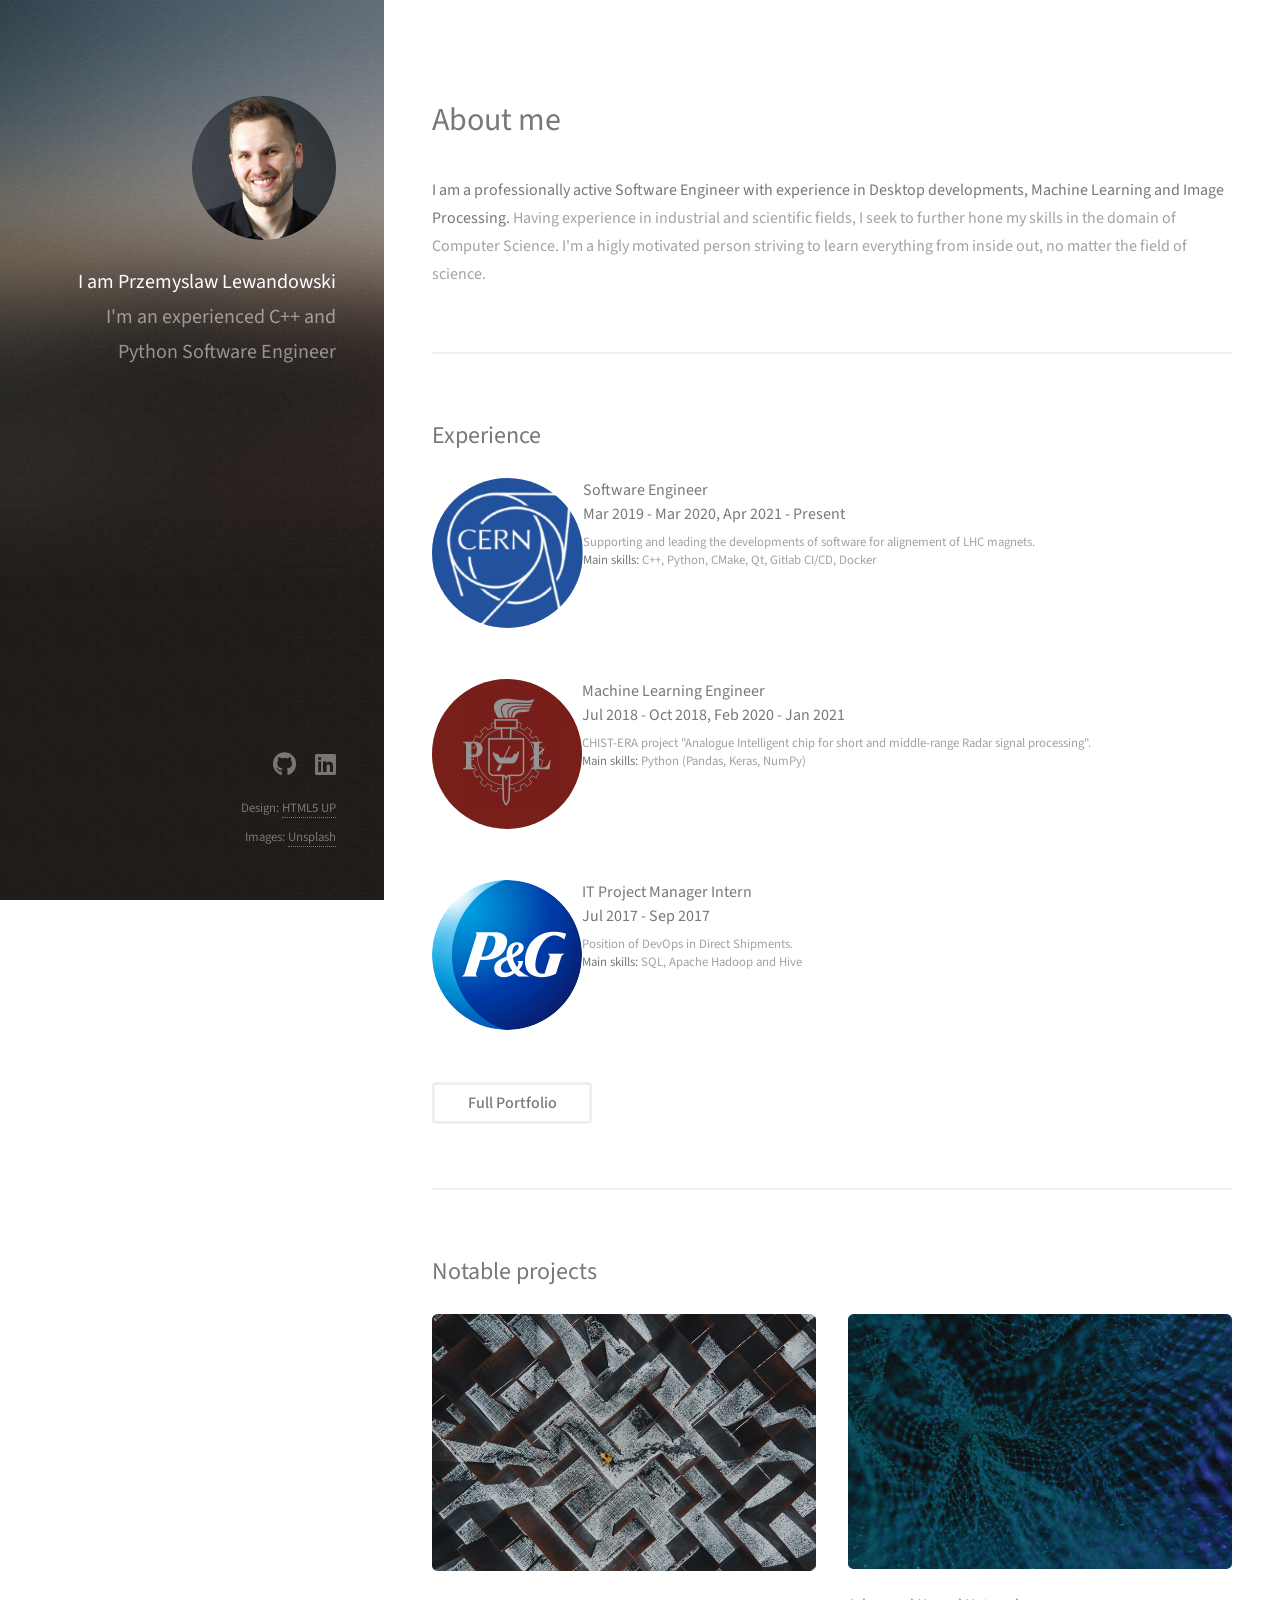
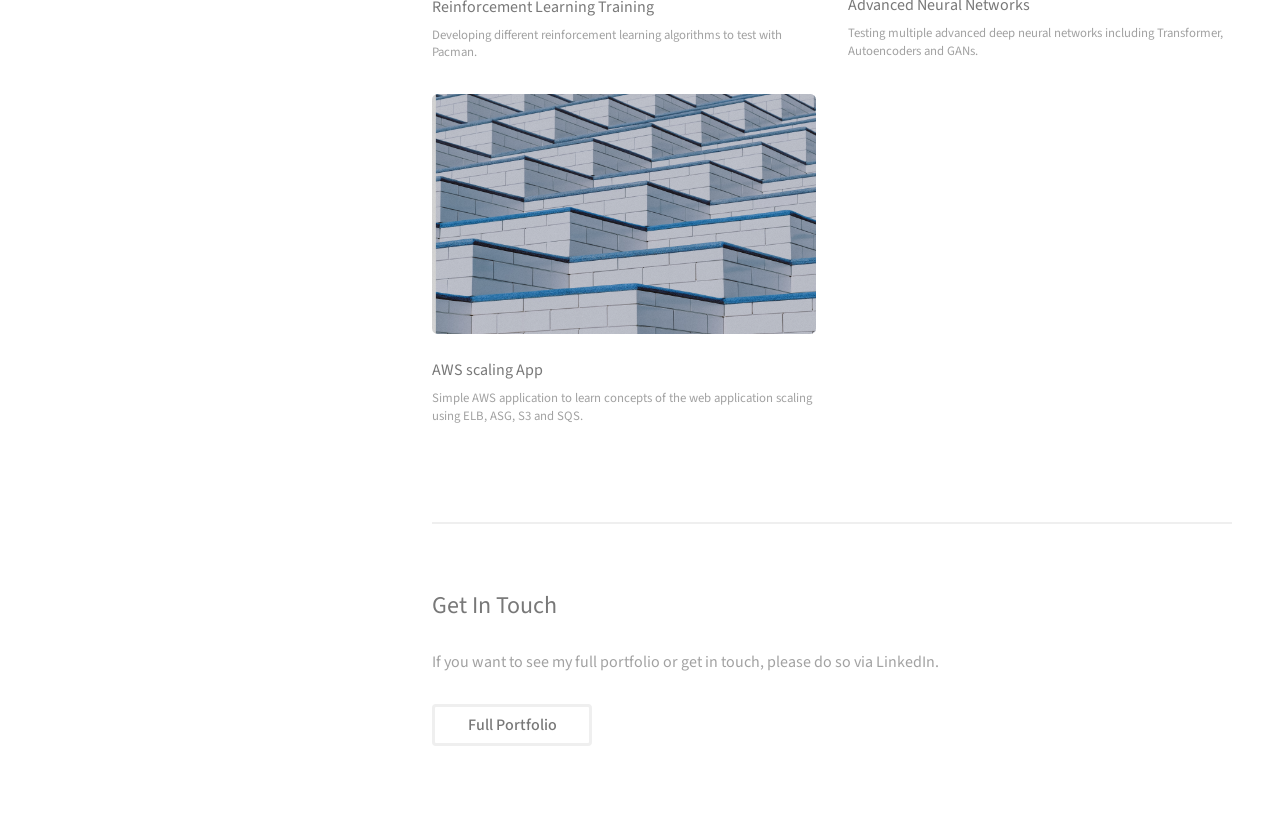
<file: index.html>
<!DOCTYPE HTML>
<!--
	Strata by HTML5 UP
	html5up.net | @ajlkn
	Free for personal and commercial use under the CCA 3.0 license (html5up.net/license)
-->
<html>

<head>
	<title>My Portfolio</title>
	<meta charset="utf-8" />
	<meta name="viewport" content="width=device-width, initial-scale=1, user-scalable=no" />
	<link rel="stylesheet" href="assets/css/main.css" />
</head>

<body class="is-preload">

	<!-- Header -->
	<header id="header">
		<div class="inner">
			<a href="https://www.linkedin.com/in/przemys%C5%82aw-lewandowski-2a7413135/" class="image avatar"><img
					src="images/avatar.jpg" alt="" /></a>
			<h1><strong>I am Przemyslaw Lewandowski</strong></h1>
			<h1>I'm an experienced C++ and Python Software Engineer</h1>
		</div>
	</header>

	<!-- Main -->
	<div id="main">

		<!-- About -->
		<section id="one">
			<header class="major">
				<h2>About me</h2>
			</header>
			<p><b>I am a professionally active Software Engineer with experience in Desktop developments, Machine
					Learning and Image
					Processing.</b>
				Having experience in industrial and scientific fields, I seek to further hone my skills in the domain of
				Computer Science.</b>
				I'm a higly motivated person striving to learn everything from inside out, no matter the field of
				science.
		</section>


		<!-- Experience -->
		<section id="two">
			<h2>Experience</h2>
			<div class="row">
				<article class="col-12 col-12-xsmall work-item">
					<p style="float: left;"><img src="images/work/CERN.png" class="work-logo image fit thumb" alt=""
							height="150px" width="150px"></p>
					<p>
					<h3>Software Engineer<br>Mar 2019 - Mar 2020, Apr 2021 - Present</h3>
					</p>
					<p>Supporting and leading the developments of software for alignement of LHC magnets.</p>
					<p><b>Main skills:</b> C++, Python, CMake, Qt, Gitlab CI/CD, Docker </p>
				</article>
				<article class="col-12 col-12-xsmall work-item">
					<p style="float: left;"><img src="images/work/LodzUniversity.png" class="work-logo image fit thumb"
							alt="" height="150px" width="150px"></p>
					<p>
					<h3>Machine Learning Engineer<br>Jul 2018 - Oct 2018, Feb 2020 - Jan 2021</h3>
					</p>
					<p>CHIST-ERA project "Analogue Intelligent chip for short and middle-range
						Radar signal processing".</p>
					<p><b>Main skills:</b> Python (Pandas, Keras, NumPy) </p>
				</article>
				<article class="col-12 col-12-xsmall work-item">
					<p style="float: left;"><img src="images/work/P&G.png" class="work-logo image fit thumb" alt=""
							height="150px" width="150px"></p>
					<p>
					<h3>IT Project Manager Intern<br>Jul 2017 - Sep 2017</h3>
					</p>
					<p>Position of DevOps in Direct Shipments.</p>
					<p><b>Main skills:</b> SQL, Apache Hadoop and Hive</p>
				</article>
			</div>
			<ul class="actions">
				<li><a href="https://www.linkedin.com/in/przemys%C5%82aw-lewandowski-2a7413135/" class="button">Full
						Portfolio</a></li>
			</ul>
		</section>

		<!-- Projects -->
		<section id="three">
			<h2>Notable projects</h2>
			<div class="row">
				<article class="col-6 col-12-xsmall work-item">
					<a href="https://github.com/p4lewandowski/ReinforcementLearningTraining"
						class="image fit thumb"><img src="images/projects/pacman.jpg" alt="" /></a>
					<h3>Reinforcement Learning Training</h3>
					<p>Developing different reinforcement learning algorithms to test with Pacman.</p>
				</article>
				<article class="col-6 col-12-xsmall work-item">
					<a href="https://github.com/p4lewandowski/AdvancedNeuralNetworks" class="image fit thumb"><img
							src="images/projects/nn.jpg" alt="" /></a>
					<h3>Advanced Neural Networks</h3>
					<p>Testing multiple advanced deep neural networks including Transformer, Autoencoders and GANs.</p>
				</article>
				<article class="col-6 col-12-xsmall work-item">
					<a href="https://github.com/p4lewandowski/aws_scaling_app" class="image fit thumb"><img
							src="images/projects/scaling.jpg" alt="" /></a>
					<h3>AWS scaling App</h3>
					<p>Simple AWS application to learn concepts of the web application scaling using ELB, ASG, S3 and
						SQS.</p>
				</article>
			</div>
		</section>

		<!-- Get in touch -->
		<section id="four">
			<h2>Get In Touch</h2>
			<p>If you want to see my full portfolio or get in touch, please do so via LinkedIn.<br><br><a
					href="https://www.linkedin.com/in/przemys%C5%82aw-lewandowski-2a7413135/" class="button">Full
					Portfolio</a></li>
			</p>
		</section>
	</div>

	<!-- Footer -->
	<footer id="footer">
		<div class="inner">
			<ul class="icons">
				<li><a href="https://github.com/p4lewandowski" class="icon brands fa-github"><span
							class="label">Github</span></a></li>
				<li><a href="https://www.linkedin.com/in/przemys%C5%82aw-lewandowski-2a7413135"
						class="icon brands fa-linkedin"><span class="label">LinkedIN</span></a></li>
			</ul>
			<ul class="copyright">
				<li>Design: <a href="http://html5up.net">HTML5 UP</a></li>
				<li>Images: <a href="https://unsplash.com/">Unsplash</a></li>
			</ul>
		</div>
	</footer>

	<!-- Scripts -->
	<script src="assets/js/jquery.min.js"></script>
	<script src="assets/js/jquery.poptrox.min.js"></script>
	<script src="assets/js/browser.min.js"></script>
	<script src="assets/js/breakpoints.min.js"></script>
	<script src="assets/js/util.js"></script>
	<script src="assets/js/main.js"></script>

</body>

</html>
</file>
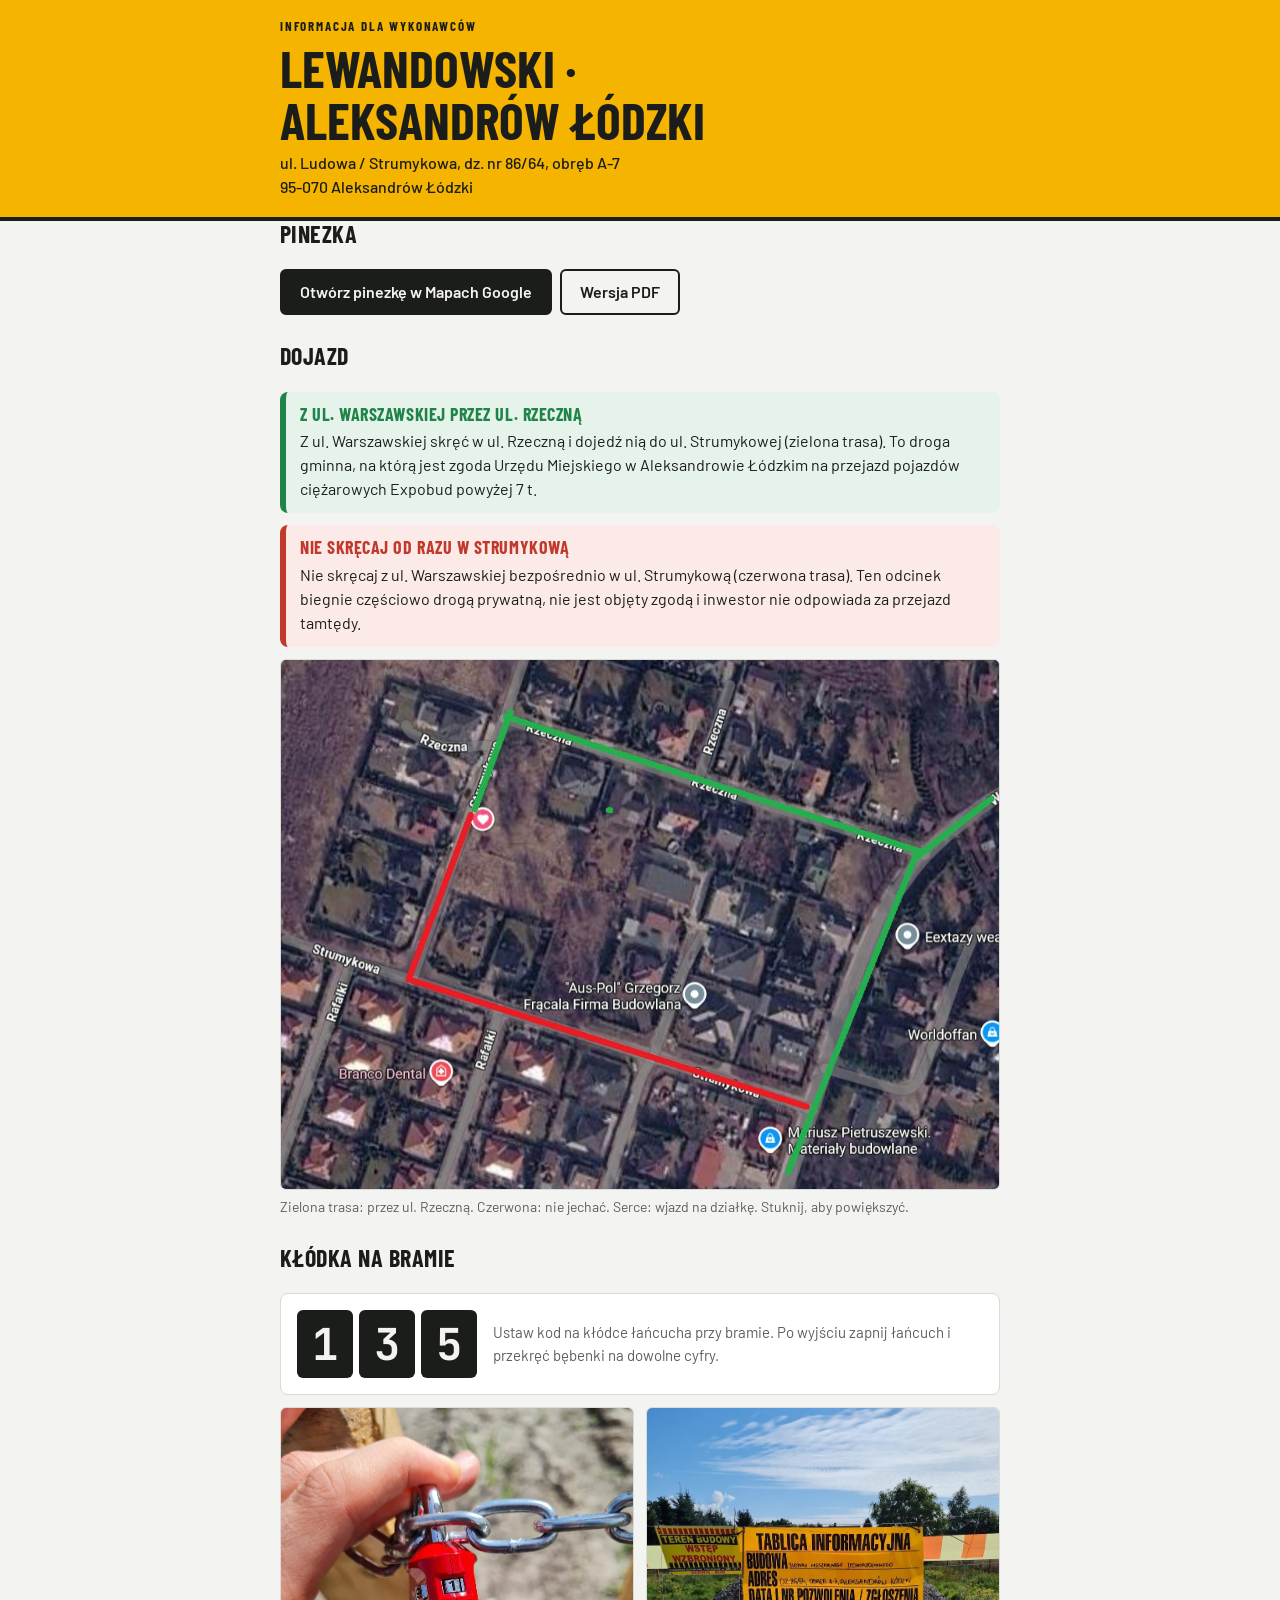
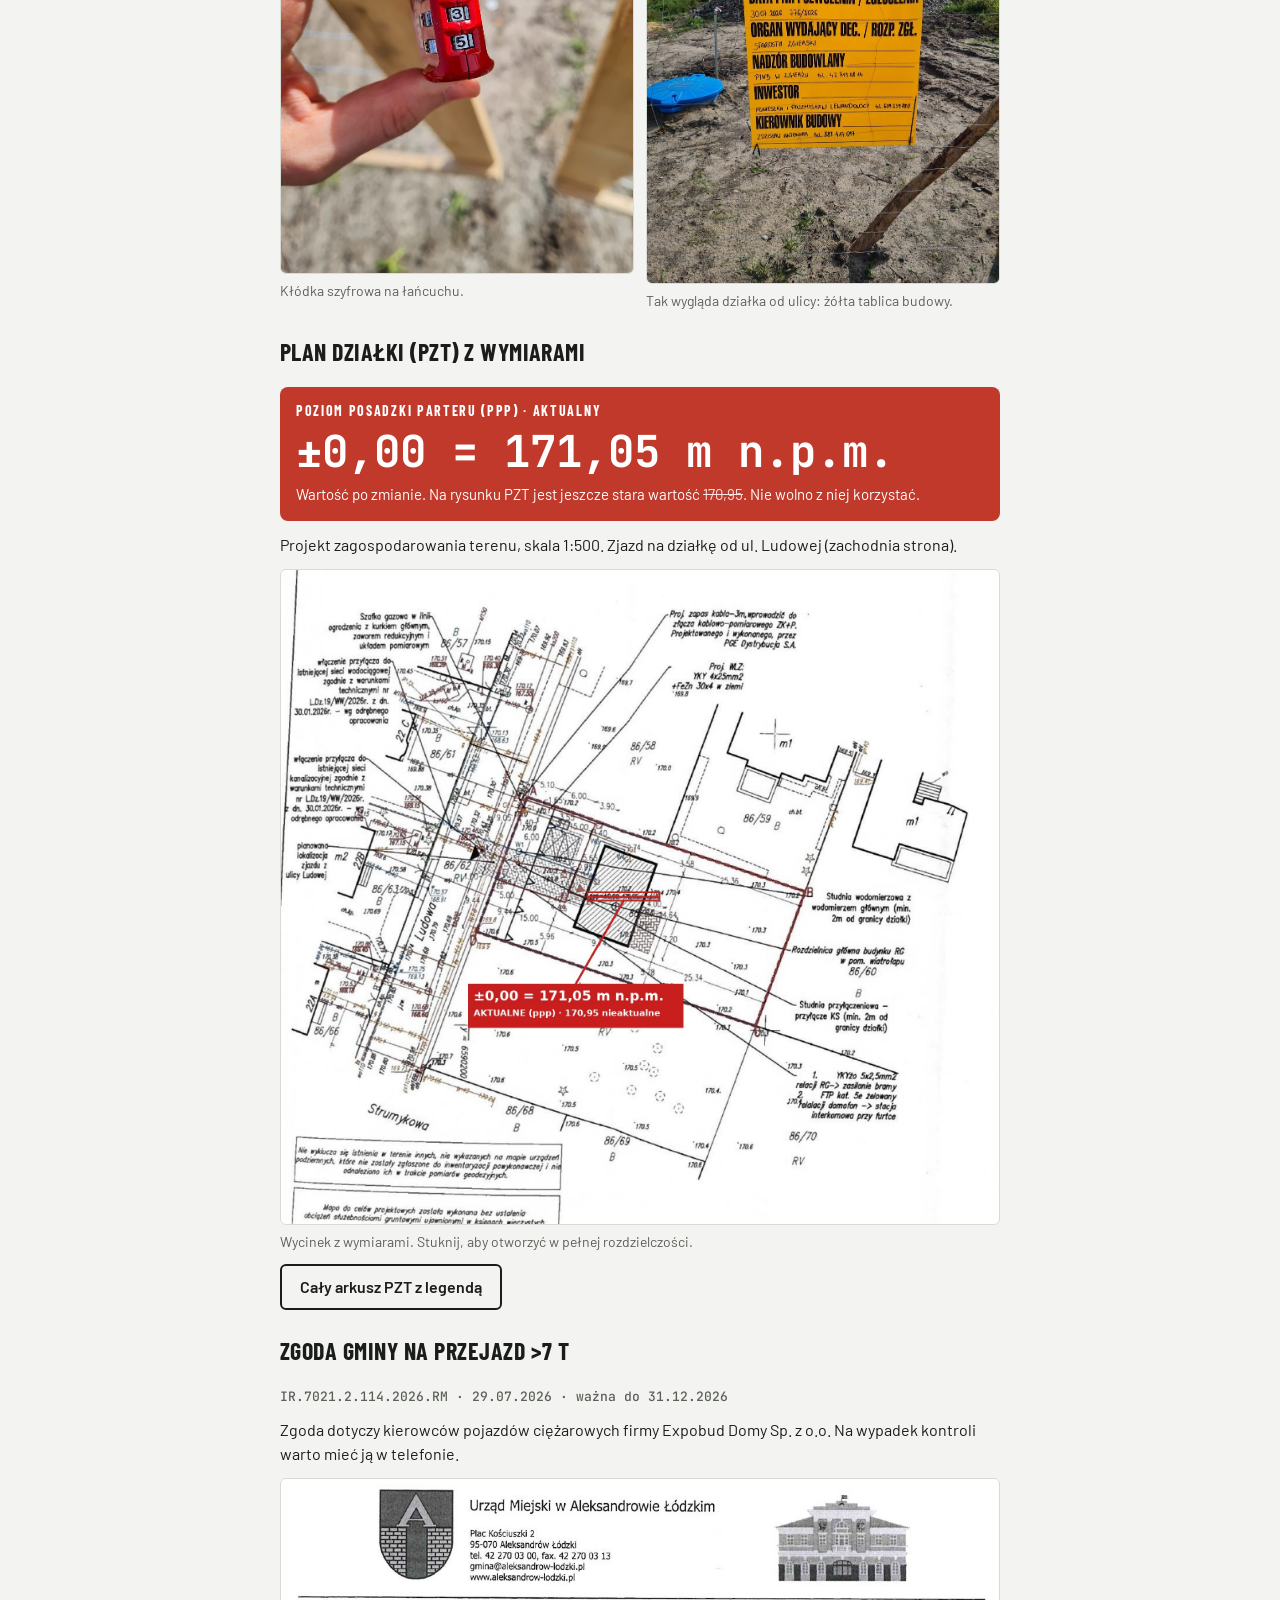
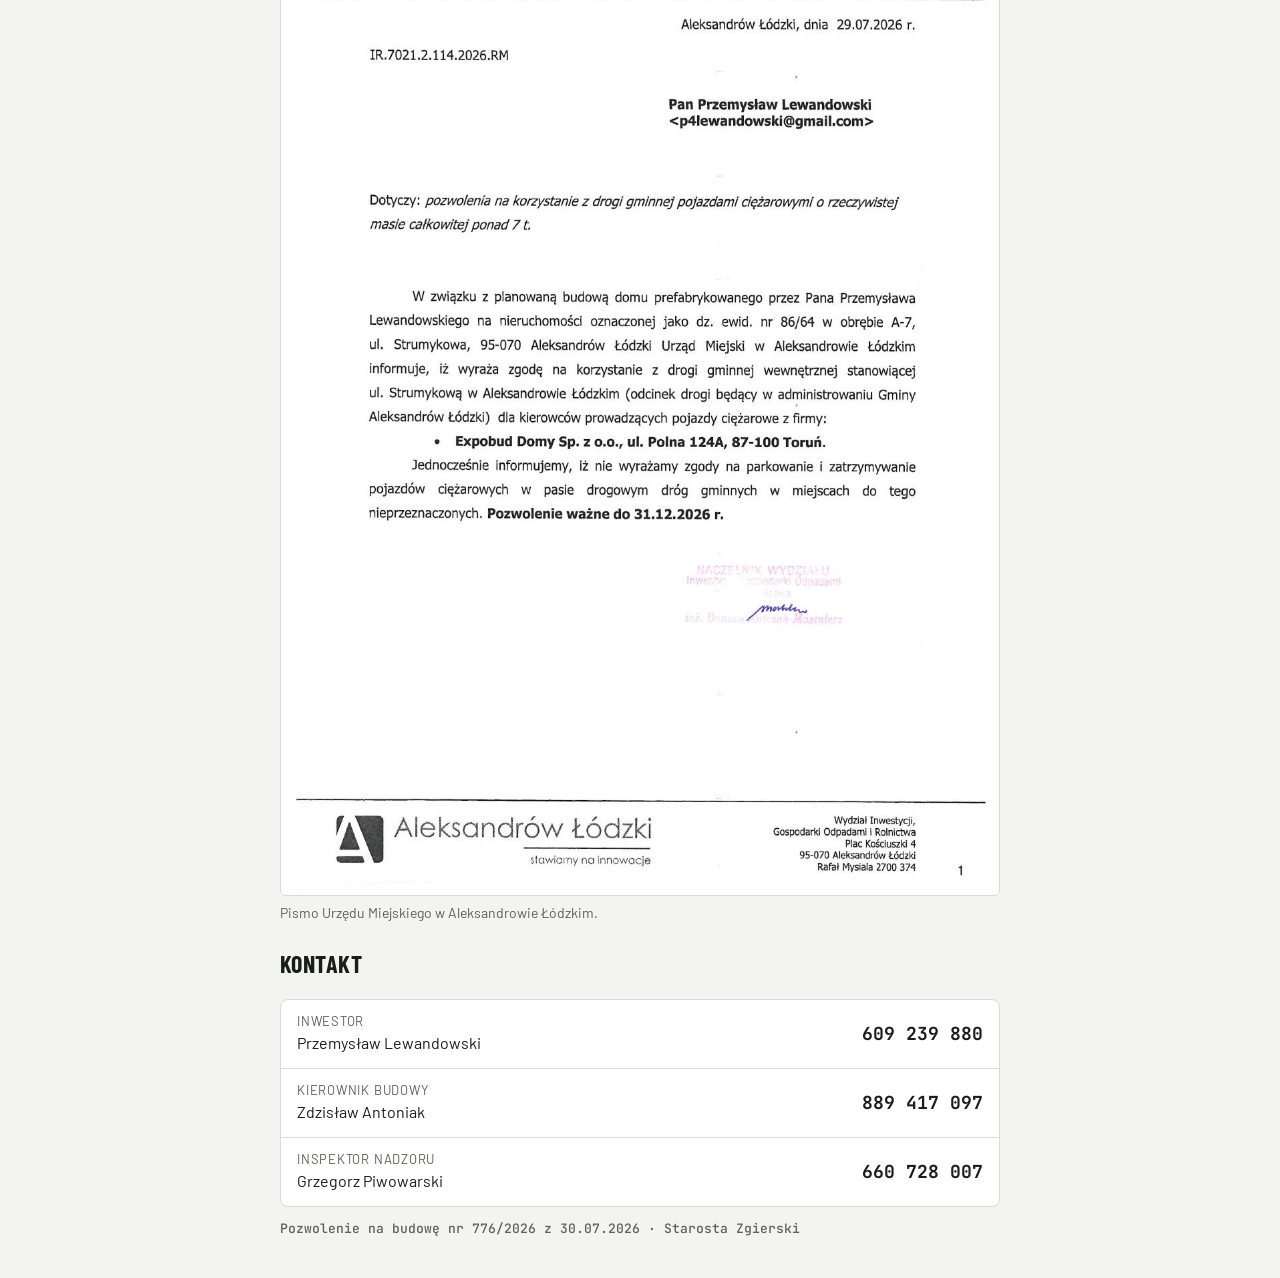
<file: budowa/index.html>
<!doctype html>
<html lang="pl">
<head>
<meta charset="utf-8">
<meta name="viewport" content="width=device-width, initial-scale=1, viewport-fit=cover">
<meta name="robots" content="noindex, nofollow">
<title>Budowa dz. 86/64</title>
<link rel="preconnect" href="https://fonts.googleapis.com">
<link rel="stylesheet" href="https://fonts.googleapis.com/css2?family=Barlow+Condensed:wght@600;700&family=Barlow:wght@400;500;600&family=JetBrains+Mono:wght@500;700&display=swap">
<style>
:root{
  --bg:#F3F4F1; --surface:#FFFFFF; --ink:#1B1D1A; --muted:#5B6058; --line:#D9DCD4;
  --sign:#F4B400; --sign-ink:#1B1D1A; --go:#1E8449; --stop:#C0392B; --stop-bg:#FBEAE7; --go-bg:#E6F3EA;
  --display:"Barlow Condensed","Arial Narrow",sans-serif; --body:"Barlow",system-ui,sans-serif; --mono:"JetBrains Mono",ui-monospace,monospace;
}
@media (prefers-color-scheme: dark){:root:not([data-theme="light"]){
  color-scheme:dark; --bg:#141613; --surface:#1D201C; --ink:#ECEEE8; --muted:#A3A89E; --line:#343831;
  --go:#4CC27A; --stop:#F07060; --stop-bg:#3A1F1B; --go-bg:#16301F;}}
:root[data-theme="dark"]{
  color-scheme:dark; --bg:#141613; --surface:#1D201C; --ink:#ECEEE8; --muted:#A3A89E; --line:#343831;
  --go:#4CC27A; --stop:#F07060; --stop-bg:#3A1F1B; --go-bg:#16301F;}
*{box-sizing:border-box}
html{color-scheme:light}
:root{padding-top:env(safe-area-inset-top,0px);padding-bottom:env(safe-area-inset-bottom,0px)}
img{max-width:100%}
body{margin:0;background:var(--bg);color:var(--ink);font:400 16px/1.5 var(--body);padding-inline:16px;padding-block:0 40px}
.wrap{max-width:720px;margin:0 auto;display:flex;flex-direction:column;gap:28px}
header{background:var(--sign);color:var(--sign-ink);margin-inline:-16px;padding:20px 16px 18px;border-bottom:4px solid var(--sign-ink)}
header .in{max-width:720px;margin:0 auto}
.eyebrow{font:700 13px/1 var(--display);letter-spacing:.14em;text-transform:uppercase}
h1{font:700 clamp(34px,9vw,52px)/1 var(--display);margin:8px 0 6px;text-wrap:balance;text-transform:uppercase}
header p{margin:0;font-weight:500}
h2{font:700 24px/1.1 var(--display);text-transform:uppercase;letter-spacing:.02em;margin:0 0 10px;text-wrap:balance}
section{display:flex;flex-direction:column;gap:12px}
section>p{margin:0}
.addr{background:var(--surface);border:1px solid var(--line);border-radius:8px;padding:14px 16px;display:grid;gap:4px}
.addr strong{font:700 22px/1.2 var(--display)}
.addr span{color:var(--muted)}
.btns{display:flex;flex-wrap:wrap;gap:8px}
.btn{display:inline-flex;align-items:center;gap:8px;min-height:46px;padding:0 18px;border-radius:6px;font:600 16px/1 var(--body);text-decoration:none;border:2px solid var(--ink);color:var(--ink);background:transparent;cursor:pointer}
.btn.primary{background:var(--ink);color:var(--bg)}
.btn:focus-visible{outline:3px solid var(--sign);outline-offset:2px}
.rule{border-radius:8px;padding:12px 14px;display:grid;gap:4px}
.rule b{font:700 18px/1.2 var(--display);text-transform:uppercase;letter-spacing:.03em}
.rule.go{background:var(--go-bg);border-left:6px solid var(--go)}
.rule.go b{color:var(--go)}
.rule.stop{background:var(--stop-bg);border-left:6px solid var(--stop)}
.rule.stop b{color:var(--stop)}
figure{margin:0;display:flex;flex-direction:column;gap:6px}
figure img{display:block;width:100%;height:auto;border-radius:6px;border:1px solid var(--line);background:#fff}
figcaption{font-size:14px;color:var(--muted)}
.code{display:flex;gap:16px;align-items:center;flex-wrap:wrap;background:var(--surface);border:1px solid var(--line);border-radius:8px;padding:16px}
.digits{display:flex;gap:6px}
.digits span{font:700 44px/1 var(--mono);background:var(--ink);color:var(--bg);width:56px;height:68px;display:grid;place-items:center;border-radius:6px;font-variant-numeric:tabular-nums}
.code p{margin:0;flex:1 1 220px;color:var(--muted);font-size:15px}
.two{display:grid;grid-template-columns:1fr 1fr;gap:12px}
@media (max-width:560px){.two{grid-template-columns:1fr}}
.contacts{display:grid;gap:0;background:var(--surface);border:1px solid var(--line);border-radius:8px}
.contacts div{display:flex;justify-content:space-between;gap:12px;flex-wrap:wrap;padding:12px 16px;border-top:1px solid var(--line)}
.contacts div:first-child{border-top:0}
.contacts small{display:block;color:var(--muted);font-size:13px;text-transform:uppercase;letter-spacing:.06em}
.contacts .num{min-height:44px;display:inline-flex;align-items:center;text-decoration:underline;text-underline-offset:3px;font:700 18px/1.3 var(--mono);color:var(--ink);text-decoration:none;font-variant-numeric:tabular-nums;align-self:center}
.meta{font:500 13px/1.5 var(--mono);color:var(--muted)}
.level{background:var(--stop);color:#fff;border-radius:8px;padding:16px;display:grid;gap:6px}
.level .lbl{font:700 14px/1.2 var(--display);letter-spacing:.12em;text-transform:uppercase}
.level .val span{white-space:nowrap}
.level .val{font:700 clamp(26px,7.6vw,44px)/1.15 var(--mono);font-variant-numeric:tabular-nums}
.level p{margin:0;font-size:15px}
.level s{opacity:.85}
ul{margin:0;padding-left:20px;display:grid;gap:4px}
</style>
</head>
<body>

<header><div class="in">
  <div class="eyebrow">Informacja dla wykonawców</div>
  <h1>Lewandowski · Aleksandrów Łódzki</h1>
  <p>ul. Ludowa / Strumykowa, dz. nr 86/64, obręb A-7<br>95-070 Aleksandrów Łódzki</p>
</div></header>

<main class="wrap">

<section id="adres">
  <h2>Pinezka</h2>
  <div class="btns">
    <a class="btn primary" href="https://maps.app.goo.gl/4iwYzUoqxvXXV1s27" target="_blank" rel="noopener">Otwórz pinezkę w Mapach Google</a>
    <a class="btn" href="budowa.pdf" target="_blank">Wersja PDF</a>
  </div>
</section>

<section id="dojazd">
  <h2>Dojazd</h2>
  <div class="rule go">
    <b>Z ul. Warszawskiej przez ul. Rzeczną</b>
    <span>Z ul. Warszawskiej skręć w ul. Rzeczną i dojedź nią do ul. Strumykowej (zielona trasa). To droga gminna, na którą jest zgoda Urzędu Miejskiego w Aleksandrowie Łódzkim na przejazd pojazdów ciężarowych Expobud powyżej 7 t.</span>
  </div>
  <div class="rule stop">
    <b>Nie skręcaj od razu w Strumykową</b>
    <span>Nie skręcaj z ul. Warszawskiej bezpośrednio w ul. Strumykową (czerwona trasa). Ten odcinek biegnie częściowo drogą prywatną, nie jest objęty zgodą i inwestor nie odpowiada za przejazd tamtędy.</span>
  </div>
  <figure>
    <a href="mapa.jpg" target="_blank"><img src="mapa.jpg" alt="Mapa satelitarna: zielona trasa od ul. Rzecznej, czerwona trasa od Strumykowej zakazana, serce oznacza działkę"></a>
    <figcaption>Zielona trasa: przez ul. Rzeczną. Czerwona: nie jechać. Serce: wjazd na działkę. Stuknij, aby powiększyć.</figcaption>
  </figure>
</section>

<section id="klodka">
  <h2>Kłódka na bramie</h2>
  <div class="code">
    <div class="digits" aria-label="Kod 1 3 5"><span>1</span><span>3</span><span>5</span></div>
    <p>Ustaw kod na kłódce łańcucha przy bramie. Po wyjściu zapnij łańcuch i przekręć bębenki na dowolne cyfry.</p>
  </div>
  <div class="two">
    <figure>
      <a href="klodka.jpg" target="_blank"><img src="klodka.jpg" alt="Czerwona kłódka szyfrowa na łańcuchu przy bramie"></a>
      <figcaption>Kłódka szyfrowa na łańcuchu.</figcaption>
    </figure>
    <figure>
      <a href="tablica.jpg" target="_blank"><img src="tablica.jpg" alt="Żółta tablica informacyjna budowy na ogrodzeniu działki"></a>
      <figcaption>Tak wygląda działka od ulicy: żółta tablica budowy.</figcaption>
    </figure>
  </div>
</section>

<section id="pzt">
  <h2>Plan działki (PZT) z wymiarami</h2>
  <div class="level" role="note">
    <span class="lbl">Poziom posadzki parteru (ppp) · aktualny</span>
    <span class="val"><span>±0,00 =</span> <span>171,05 m n.p.m.</span></span>
    <p>Wartość po zmianie. Na rysunku PZT jest jeszcze stara wartość <s>170,95</s>. Nie wolno z niej korzystać.</p>
  </div>
  <p>Projekt zagospodarowania terenu, skala 1:500. Zjazd na działkę od ul. Ludowej (zachodnia strona).</p>
  <figure>
    <a href="pzt_crop2.jpg" target="_blank"><img src="pzt_crop2.jpg" alt="Projekt zagospodarowania terenu działki 86/64 z wymiarami budynku i odległościami od granic"></a>
    <figcaption>Wycinek z wymiarami. Stuknij, aby otworzyć w pełnej rozdzielczości.</figcaption>
  </figure>
  <div class="btns">
    <a class="btn" href="pzt_full2.jpg" target="_blank">Cały arkusz PZT z legendą</a>
  </div>
</section>

<section id="zgoda">
  <h2>Zgoda gminy na przejazd &gt;7 t</h2>
  <p class="meta">IR.7021.2.114.2026.RM · 29.07.2026 · ważna do 31.12.2026</p>
  <p>Zgoda dotyczy kierowców pojazdów ciężarowych firmy Expobud Domy Sp. z o.o. Na wypadek kontroli warto mieć ją w telefonie.</p>
  <figure>
    <a href="zgoda.jpg" target="_blank"><img src="zgoda.jpg" alt="Pismo Urzędu Miejskiego w Aleksandrowie Łódzkim z 29.07.2026 o zgodzie na przejazd pojazdów ciężarowych ul. Strumykową"></a>
    <figcaption>Pismo Urzędu Miejskiego w Aleksandrowie Łódzkim.</figcaption>
  </figure>
</section>

<section id="kontakt">
  <h2>Kontakt</h2>
  <div class="contacts">
    <div><span><small>Inwestor</small>Przemysław Lewandowski</span><a class="num" href="tel:+48609239880">609 239 880</a></div>
    <div><span><small>Kierownik budowy</small>Zdzisław Antoniak</span><a class="num" href="tel:+48889417097">889 417 097</a></div>
    <div><span><small>Inspektor nadzoru</small>Grzegorz Piwowarski</span><a class="num" href="tel:+48660728007">660 728 007</a></div>
  </div>
  <p class="meta">Pozwolenie na budowę nr 776/2026 z 30.07.2026 · Starosta Zgierski</p>
</section>

</main>
</body>
</html>
</file>
<file: assets/css/main.css>
@import url("fontawesome-all.min.css");
@import url("https://fonts.googleapis.com/css?family=Source+Sans+Pro:400,400italic");

/*
	Strata by HTML5 UP
	html5up.net | @ajlkn
	Free for personal and commercial use under the CCA 3.0 license (html5up.net/license)
*/

html,
body,
div,
span,
applet,
object,
iframe,
h1,
h2,
h3,
h4,
h5,
h6,
p,
blockquote,
pre,
a,
abbr,
acronym,
address,
big,
cite,
code,
del,
dfn,
em,
img,
ins,
kbd,
q,
s,
samp,
small,
strike,
strong,
sub,
sup,
tt,
var,
b,
u,
i,
center,
dl,
dt,
dd,
ol,
ul,
li,
fieldset,
form,
label,
legend,
table,
caption,
tbody,
tfoot,
thead,
tr,
th,
td,
article,
aside,
canvas,
details,
embed,
figure,
figcaption,
footer,
header,
hgroup,
menu,
nav,
output,
ruby,
section,
summary,
time,
mark,
audio,
video {
	margin: 0;
	padding: 0;
	border: 0;
	font-size: 100%;
	font: inherit;
	vertical-align: baseline;
}

article,
aside,
details,
figcaption,
figure,
footer,
header,
hgroup,
menu,
nav,
section {
	display: block;
}

body {
	line-height: 1;
}

ol,
ul {
	list-style: none;
}

blockquote,
q {
	quotes: none;
}

blockquote:before,
blockquote:after,
q:before,
q:after {
	content: '';
	content: none;
}

table {
	border-collapse: collapse;
	border-spacing: 0;
}

body {
	-webkit-text-size-adjust: none;
}

mark {
	background-color: transparent;
	color: inherit;
}

input::-moz-focus-inner {
	border: 0;
	padding: 0;
}

input,
select,
textarea {
	-moz-appearance: none;
	-webkit-appearance: none;
	-ms-appearance: none;
	appearance: none;
}

/* Basic */

html {
	box-sizing: border-box;
}

*,
*:before,
*:after {
	box-sizing: inherit;
}

body {
	background: #fff;
}

body.is-preload *,
body.is-preload *:before,
body.is-preload *:after {
	-moz-animation: none !important;
	-webkit-animation: none !important;
	-ms-animation: none !important;
	animation: none !important;
	-moz-transition: none !important;
	-webkit-transition: none !important;
	-ms-transition: none !important;
	transition: none !important;
}

body,
input,
select,
textarea {
	color: #a2a2a2;
	font-family: "Source Sans Pro", Helvetica, sans-serif;
	font-size: 16pt;
	font-weight: 400;
	line-height: 1.75em;
}

a {
	-moz-transition: color 0.2s ease-in-out, border-color 0.2s ease-in-out;
	-webkit-transition: color 0.2s ease-in-out, border-color 0.2s ease-in-out;
	-ms-transition: color 0.2s ease-in-out, border-color 0.2s ease-in-out;
	transition: color 0.2s ease-in-out, border-color 0.2s ease-in-out;
	border-bottom: dotted 1px;
	color: #49bf9d;
	text-decoration: none;
}

a:hover {
	border-bottom-color: transparent;
	color: #49bf9d !important;
	text-decoration: none;
}

strong,
b {
	color: #787878;
	font-weight: 400;
}

em,
i {
	font-style: italic;
}

p {
	margin: 0 0 2em 0;
}

h1,
h2,
h3,
h4,
h5,
h6 {
	color: #787878;
	font-weight: 400;
	line-height: 1em;
	margin: 0 0 1em 0;
}

h1 a,
h2 a,
h3 a,
h4 a,
h5 a,
h6 a {
	color: inherit;
	text-decoration: none;
}

h1 {
	font-size: 2em;
	line-height: 1.5em;
}

h2 {
	font-size: 1.5em;
	line-height: 1.5em;
}

h3 {
	font-size: 1.25em;
	line-height: 1.5em;
}

h4 {
	font-size: 1.1em;
	line-height: 1.5em;
}

h5 {
	font-size: 0.9em;
	line-height: 1.5em;
}

h6 {
	font-size: 0.7em;
	line-height: 1.5em;
}

sub {
	font-size: 0.8em;
	position: relative;
	top: 0.5em;
}

sup {
	font-size: 0.8em;
	position: relative;
	top: -0.5em;
}

hr {
	border: 0;
	border-bottom: solid 2px #efefef;
	margin: 2em 0;
}

hr.major {
	margin: 3em 0;
}

blockquote {
	border-left: solid 6px #efefef;
	font-style: italic;
	margin: 0 0 2em 0;
	padding: 0.5em 0 0.5em 1.5em;
}

code {
	background: #f7f7f7;
	border-radius: 0.35em;
	border: solid 2px #efefef;
	font-family: "Courier New", monospace;
	font-size: 0.9em;
	margin: 0 0.25em;
	padding: 0.25em 0.65em;
}

pre {
	-webkit-overflow-scrolling: touch;
	font-family: "Courier New", monospace;
	font-size: 0.9em;
	margin: 0 0 2em 0;
}

pre code {
	display: block;
	line-height: 1.75em;
	padding: 1em 1.5em;
	overflow-x: auto;
}

.align-left {
	text-align: left;
}

.align-center {
	text-align: center;
}

.align-right {
	text-align: right;
}

/* Container */

.container {
	margin: 0 auto;
	max-width: calc(100% - 4em);
	width: 100%;
}

.container.xsmall {
	width: 25%;
}

.container.small {
	width: 50%;
}

.container.medium {
	width: 75%;
}

.container.large {
	width: 125%;
}

.container.xlarge {
	width: 150%;
}

.container.max {
	width: 100%;
}

@media screen and (max-width: 980px) {

	.container {
		width: 100% !important;
		max-width: 100% !important;
	}

}

@media screen and (max-width: 480px) {

	.container {
		max-width: calc(100% - 3em);
	}

}

/* Row */

.row {
	display: flex;
	flex-wrap: wrap;
	box-sizing: border-box;
	align-items: stretch;
}

.row>* {
	box-sizing: border-box;
}

.row.gtr-uniform>*> :last-child {
	margin-bottom: 0;
}

.row.aln-left {
	justify-content: flex-start;
}

.row.aln-center {
	justify-content: center;
}

.row.aln-right {
	justify-content: flex-end;
}

.row.aln-top {
	align-items: flex-start;
}

.row.aln-middle {
	align-items: center;
}

.row.aln-bottom {
	align-items: flex-end;
}

.row>.imp {
	order: -1;
}

.row>.col-1 {
	width: 8.33333%;
}

.row>.off-1 {
	margin-left: 8.33333%;
}

.row>.col-2 {
	width: 16.66667%;
}

.row>.off-2 {
	margin-left: 16.66667%;
}

.row>.col-3 {
	width: 25%;
}

.row>.off-3 {
	margin-left: 25%;
}

.row>.col-4 {
	width: 33.33333%;
}

.row>.off-4 {
	margin-left: 33.33333%;
}

.row>.col-5 {
	width: 41.66667%;
}

.row>.off-5 {
	margin-left: 41.66667%;
}

.row>.col-6 {
	width: 50%;
}

.row>.off-6 {
	margin-left: 50%;
}

.row>.col-7 {
	width: 58.33333%;
}

.row>.off-7 {
	margin-left: 58.33333%;
}

.row>.col-8 {
	width: 66.66667%;
}

.row>.off-8 {
	margin-left: 66.66667%;
}

.row>.col-9 {
	width: 75%;
}

.row>.off-9 {
	margin-left: 75%;
}

.row>.col-10 {
	width: 83.33333%;
}

.row>.off-10 {
	margin-left: 83.33333%;
}

.row>.col-11 {
	width: 91.66667%;
}

.row>.off-11 {
	margin-left: 91.66667%;
}

.row>.col-12 {
	width: 100%;
}

.row>.off-12 {
	margin-left: 100%;
}

.row.gtr-0 {
	margin-top: 0;
	margin-left: 0em;
}

.row.gtr-0>* {
	padding: 0 0 0 0em;
}

.row.gtr-0.gtr-uniform {
	margin-top: 0em;
}

.row.gtr-0.gtr-uniform>* {
	padding-top: 0em;
}

.row.gtr-25 {
	margin-top: 0;
	margin-left: -0.625em;
}

.row.gtr-25>* {
	padding: 0 0 0 0.625em;
}

.row.gtr-25.gtr-uniform {
	margin-top: -0.625em;
}

.row.gtr-25.gtr-uniform>* {
	padding-top: 0.625em;
}

.row.gtr-50 {
	margin-top: 0;
	margin-left: -1.25em;
}

.row.gtr-50>* {
	padding: 0 0 0 1.25em;
}

.row.gtr-50.gtr-uniform {
	margin-top: -1.25em;
}

.row.gtr-50.gtr-uniform>* {
	padding-top: 1.25em;
}

.row {
	margin-top: 0;
	margin-left: -2.5em;
}

.row>* {
	padding: 0 0 0 2.5em;
}

.row.gtr-uniform {
	margin-top: -2.5em;
}

.row.gtr-uniform>* {
	padding-top: 2.5em;
}

.row.gtr-150 {
	margin-top: 0;
	margin-left: -3.75em;
}

.row.gtr-150>* {
	padding: 0 0 0 3.75em;
}

.row.gtr-150.gtr-uniform {
	margin-top: -3.75em;
}

.row.gtr-150.gtr-uniform>* {
	padding-top: 3.75em;
}

.row.gtr-200 {
	margin-top: 0;
	margin-left: -5em;
}

.row.gtr-200>* {
	padding: 0 0 0 5em;
}

.row.gtr-200.gtr-uniform {
	margin-top: -5em;
}

.row.gtr-200.gtr-uniform>* {
	padding-top: 5em;
}

@media screen and (max-width: 1800px) {

	.row {
		display: flex;
		flex-wrap: wrap;
		box-sizing: border-box;
		align-items: stretch;
	}

	.row>* {
		box-sizing: border-box;
	}

	.row.gtr-uniform>*> :last-child {
		margin-bottom: 0;
	}

	.row.aln-left {
		justify-content: flex-start;
	}

	.row.aln-center {
		justify-content: center;
	}

	.row.aln-right {
		justify-content: flex-end;
	}

	.row.aln-top {
		align-items: flex-start;
	}

	.row.aln-middle {
		align-items: center;
	}

	.row.aln-bottom {
		align-items: flex-end;
	}

	.row>.imp-xlarge {
		order: -1;
	}

	.row>.col-1-xlarge {
		width: 8.33333%;
	}

	.row>.off-1-xlarge {
		margin-left: 8.33333%;
	}

	.row>.col-2-xlarge {
		width: 16.66667%;
	}

	.row>.off-2-xlarge {
		margin-left: 16.66667%;
	}

	.row>.col-3-xlarge {
		width: 25%;
	}

	.row>.off-3-xlarge {
		margin-left: 25%;
	}

	.row>.col-4-xlarge {
		width: 33.33333%;
	}

	.row>.off-4-xlarge {
		margin-left: 33.33333%;
	}

	.row>.col-5-xlarge {
		width: 41.66667%;
	}

	.row>.off-5-xlarge {
		margin-left: 41.66667%;
	}

	.row>.col-6-xlarge {
		width: 50%;
	}

	.row>.off-6-xlarge {
		margin-left: 50%;
	}

	.row>.col-7-xlarge {
		width: 58.33333%;
	}

	.row>.off-7-xlarge {
		margin-left: 58.33333%;
	}

	.row>.col-8-xlarge {
		width: 66.66667%;
	}

	.row>.off-8-xlarge {
		margin-left: 66.66667%;
	}

	.row>.col-9-xlarge {
		width: 75%;
	}

	.row>.off-9-xlarge {
		margin-left: 75%;
	}

	.row>.col-10-xlarge {
		width: 83.33333%;
	}

	.row>.off-10-xlarge {
		margin-left: 83.33333%;
	}

	.row>.col-11-xlarge {
		width: 91.66667%;
	}

	.row>.off-11-xlarge {
		margin-left: 91.66667%;
	}

	.row>.col-12-xlarge {
		width: 100%;
	}

	.row>.off-12-xlarge {
		margin-left: 100%;
	}

	.row.gtr-0 {
		margin-top: 0;
		margin-left: 0em;
	}

	.row.gtr-0>* {
		padding: 0 0 0 0em;
	}

	.row.gtr-0.gtr-uniform {
		margin-top: 0em;
	}

	.row.gtr-0.gtr-uniform>* {
		padding-top: 0em;
	}

	.row.gtr-25 {
		margin-top: 0;
		margin-left: -0.625em;
	}

	.row.gtr-25>* {
		padding: 0 0 0 0.625em;
	}

	.row.gtr-25.gtr-uniform {
		margin-top: -0.625em;
	}

	.row.gtr-25.gtr-uniform>* {
		padding-top: 0.625em;
	}

	.row.gtr-50 {
		margin-top: 0;
		margin-left: -1.25em;
	}

	.row.gtr-50>* {
		padding: 0 0 0 1.25em;
	}

	.row.gtr-50.gtr-uniform {
		margin-top: -1.25em;
	}

	.row.gtr-50.gtr-uniform>* {
		padding-top: 1.25em;
	}

	.row {
		margin-top: 0;
		margin-left: -2.5em;
	}

	.row>* {
		padding: 0 0 0 2.5em;
	}

	.row.gtr-uniform {
		margin-top: -2.5em;
	}

	.row.gtr-uniform>* {
		padding-top: 2.5em;
	}

	.row.gtr-150 {
		margin-top: 0;
		margin-left: -3.75em;
	}

	.row.gtr-150>* {
		padding: 0 0 0 3.75em;
	}

	.row.gtr-150.gtr-uniform {
		margin-top: -3.75em;
	}

	.row.gtr-150.gtr-uniform>* {
		padding-top: 3.75em;
	}

	.row.gtr-200 {
		margin-top: 0;
		margin-left: -5em;
	}

	.row.gtr-200>* {
		padding: 0 0 0 5em;
	}

	.row.gtr-200.gtr-uniform {
		margin-top: -5em;
	}

	.row.gtr-200.gtr-uniform>* {
		padding-top: 5em;
	}

}

@media screen and (max-width: 1280px) {

	.row {
		display: flex;
		flex-wrap: wrap;
		box-sizing: border-box;
		align-items: stretch;
	}

	.row>* {
		box-sizing: border-box;
	}

	.row.gtr-uniform>*> :last-child {
		margin-bottom: 0;
	}

	.row.aln-left {
		justify-content: flex-start;
	}

	.row.aln-center {
		justify-content: center;
	}

	.row.aln-right {
		justify-content: flex-end;
	}

	.row.aln-top {
		align-items: flex-start;
	}

	.row.aln-middle {
		align-items: center;
	}

	.row.aln-bottom {
		align-items: flex-end;
	}

	.row>.imp-large {
		order: -1;
	}

	.row>.col-1-large {
		width: 8.33333%;
	}

	.row>.off-1-large {
		margin-left: 8.33333%;
	}

	.row>.col-2-large {
		width: 16.66667%;
	}

	.row>.off-2-large {
		margin-left: 16.66667%;
	}

	.row>.col-3-large {
		width: 25%;
	}

	.row>.off-3-large {
		margin-left: 25%;
	}

	.row>.col-4-large {
		width: 33.33333%;
	}

	.row>.off-4-large {
		margin-left: 33.33333%;
	}

	.row>.col-5-large {
		width: 41.66667%;
	}

	.row>.off-5-large {
		margin-left: 41.66667%;
	}

	.row>.col-6-large {
		width: 50%;
	}

	.row>.off-6-large {
		margin-left: 50%;
	}

	.row>.col-7-large {
		width: 58.33333%;
	}

	.row>.off-7-large {
		margin-left: 58.33333%;
	}

	.row>.col-8-large {
		width: 66.66667%;
	}

	.row>.off-8-large {
		margin-left: 66.66667%;
	}

	.row>.col-9-large {
		width: 75%;
	}

	.row>.off-9-large {
		margin-left: 75%;
	}

	.row>.col-10-large {
		width: 83.33333%;
	}

	.row>.off-10-large {
		margin-left: 83.33333%;
	}

	.row>.col-11-large {
		width: 91.66667%;
	}

	.row>.off-11-large {
		margin-left: 91.66667%;
	}

	.row>.col-12-large {
		width: 100%;
	}

	.row>.off-12-large {
		margin-left: 100%;
	}

	.row.gtr-0 {
		margin-top: 0;
		margin-left: 0em;
	}

	.row.gtr-0>* {
		padding: 0 0 0 0em;
	}

	.row.gtr-0.gtr-uniform {
		margin-top: 0em;
	}

	.row.gtr-0.gtr-uniform>* {
		padding-top: 0em;
	}

	.row.gtr-25 {
		margin-top: 0;
		margin-left: -0.5em;
	}

	.row.gtr-25>* {
		padding: 0 0 0 0.5em;
	}

	.row.gtr-25.gtr-uniform {
		margin-top: -0.5em;
	}

	.row.gtr-25.gtr-uniform>* {
		padding-top: 0.5em;
	}

	.row.gtr-50 {
		margin-top: 0;
		margin-left: -1em;
	}

	.row.gtr-50>* {
		padding: 0 0 0 1em;
	}

	.row.gtr-50.gtr-uniform {
		margin-top: -1em;
	}

	.row.gtr-50.gtr-uniform>* {
		padding-top: 1em;
	}

	.row {
		margin-top: 0;
		margin-left: -2em;
	}

	.row>* {
		padding: 0 0 0 2em;
	}

	.row.gtr-uniform {
		margin-top: -2em;
	}

	.row.gtr-uniform>* {
		padding-top: 2em;
	}

	.row.gtr-150 {
		margin-top: 0;
		margin-left: -3em;
	}

	.row.gtr-150>* {
		padding: 0 0 0 3em;
	}

	.row.gtr-150.gtr-uniform {
		margin-top: -3em;
	}

	.row.gtr-150.gtr-uniform>* {
		padding-top: 3em;
	}

	.row.gtr-200 {
		margin-top: 0;
		margin-left: -4em;
	}

	.row.gtr-200>* {
		padding: 0 0 0 4em;
	}

	.row.gtr-200.gtr-uniform {
		margin-top: -4em;
	}

	.row.gtr-200.gtr-uniform>* {
		padding-top: 4em;
	}

}

@media screen and (max-width: 980px) {

	.row {
		display: flex;
		flex-wrap: wrap;
		box-sizing: border-box;
		align-items: stretch;
	}

	.row>* {
		box-sizing: border-box;
	}

	.row.gtr-uniform>*> :last-child {
		margin-bottom: 0;
	}

	.row.aln-left {
		justify-content: flex-start;
	}

	.row.aln-center {
		justify-content: center;
	}

	.row.aln-right {
		justify-content: flex-end;
	}

	.row.aln-top {
		align-items: flex-start;
	}

	.row.aln-middle {
		align-items: center;
	}

	.row.aln-bottom {
		align-items: flex-end;
	}

	.row>.imp-medium {
		order: -1;
	}

	.row>.col-1-medium {
		width: 8.33333%;
	}

	.row>.off-1-medium {
		margin-left: 8.33333%;
	}

	.row>.col-2-medium {
		width: 16.66667%;
	}

	.row>.off-2-medium {
		margin-left: 16.66667%;
	}

	.row>.col-3-medium {
		width: 25%;
	}

	.row>.off-3-medium {
		margin-left: 25%;
	}

	.row>.col-4-medium {
		width: 33.33333%;
	}

	.row>.off-4-medium {
		margin-left: 33.33333%;
	}

	.row>.col-5-medium {
		width: 41.66667%;
	}

	.row>.off-5-medium {
		margin-left: 41.66667%;
	}

	.row>.col-6-medium {
		width: 50%;
	}

	.row>.off-6-medium {
		margin-left: 50%;
	}

	.row>.col-7-medium {
		width: 58.33333%;
	}

	.row>.off-7-medium {
		margin-left: 58.33333%;
	}

	.row>.col-8-medium {
		width: 66.66667%;
	}

	.row>.off-8-medium {
		margin-left: 66.66667%;
	}

	.row>.col-9-medium {
		width: 75%;
	}

	.row>.off-9-medium {
		margin-left: 75%;
	}

	.row>.col-10-medium {
		width: 83.33333%;
	}

	.row>.off-10-medium {
		margin-left: 83.33333%;
	}

	.row>.col-11-medium {
		width: 91.66667%;
	}

	.row>.off-11-medium {
		margin-left: 91.66667%;
	}

	.row>.col-12-medium {
		width: 100%;
	}

	.row>.off-12-medium {
		margin-left: 100%;
	}

	.row.gtr-0 {
		margin-top: 0;
		margin-left: 0em;
	}

	.row.gtr-0>* {
		padding: 0 0 0 0em;
	}

	.row.gtr-0.gtr-uniform {
		margin-top: 0em;
	}

	.row.gtr-0.gtr-uniform>* {
		padding-top: 0em;
	}

	.row.gtr-25 {
		margin-top: 0;
		margin-left: -0.5em;
	}

	.row.gtr-25>* {
		padding: 0 0 0 0.5em;
	}

	.row.gtr-25.gtr-uniform {
		margin-top: -0.5em;
	}

	.row.gtr-25.gtr-uniform>* {
		padding-top: 0.5em;
	}

	.row.gtr-50 {
		margin-top: 0;
		margin-left: -1em;
	}

	.row.gtr-50>* {
		padding: 0 0 0 1em;
	}

	.row.gtr-50.gtr-uniform {
		margin-top: -1em;
	}

	.row.gtr-50.gtr-uniform>* {
		padding-top: 1em;
	}

	.row {
		margin-top: 0;
		margin-left: -2em;
	}

	.row>* {
		padding: 0 0 0 2em;
	}

	.row.gtr-uniform {
		margin-top: -2em;
	}

	.row.gtr-uniform>* {
		padding-top: 2em;
	}

	.row.gtr-150 {
		margin-top: 0;
		margin-left: -3em;
	}

	.row.gtr-150>* {
		padding: 0 0 0 3em;
	}

	.row.gtr-150.gtr-uniform {
		margin-top: -3em;
	}

	.row.gtr-150.gtr-uniform>* {
		padding-top: 3em;
	}

	.row.gtr-200 {
		margin-top: 0;
		margin-left: -4em;
	}

	.row.gtr-200>* {
		padding: 0 0 0 4em;
	}

	.row.gtr-200.gtr-uniform {
		margin-top: -4em;
	}

	.row.gtr-200.gtr-uniform>* {
		padding-top: 4em;
	}

}

@media screen and (max-width: 736px) {

	.row {
		display: flex;
		flex-wrap: wrap;
		box-sizing: border-box;
		align-items: stretch;
	}

	.row>* {
		box-sizing: border-box;
	}

	.row.gtr-uniform>*> :last-child {
		margin-bottom: 0;
	}

	.row.aln-left {
		justify-content: flex-start;
	}

	.row.aln-center {
		justify-content: center;
	}

	.row.aln-right {
		justify-content: flex-end;
	}

	.row.aln-top {
		align-items: flex-start;
	}

	.row.aln-middle {
		align-items: center;
	}

	.row.aln-bottom {
		align-items: flex-end;
	}

	.row>.imp-small {
		order: -1;
	}

	.row>.col-1-small {
		width: 8.33333%;
	}

	.row>.off-1-small {
		margin-left: 8.33333%;
	}

	.row>.col-2-small {
		width: 16.66667%;
	}

	.row>.off-2-small {
		margin-left: 16.66667%;
	}

	.row>.col-3-small {
		width: 25%;
	}

	.row>.off-3-small {
		margin-left: 25%;
	}

	.row>.col-4-small {
		width: 33.33333%;
	}

	.row>.off-4-small {
		margin-left: 33.33333%;
	}

	.row>.col-5-small {
		width: 41.66667%;
	}

	.row>.off-5-small {
		margin-left: 41.66667%;
	}

	.row>.col-6-small {
		width: 50%;
	}

	.row>.off-6-small {
		margin-left: 50%;
	}

	.row>.col-7-small {
		width: 58.33333%;
	}

	.row>.off-7-small {
		margin-left: 58.33333%;
	}

	.row>.col-8-small {
		width: 66.66667%;
	}

	.row>.off-8-small {
		margin-left: 66.66667%;
	}

	.row>.col-9-small {
		width: 75%;
	}

	.row>.off-9-small {
		margin-left: 75%;
	}

	.row>.col-10-small {
		width: 83.33333%;
	}

	.row>.off-10-small {
		margin-left: 83.33333%;
	}

	.row>.col-11-small {
		width: 91.66667%;
	}

	.row>.off-11-small {
		margin-left: 91.66667%;
	}

	.row>.col-12-small {
		width: 100%;
	}

	.row>.off-12-small {
		margin-left: 100%;
	}

	.row.gtr-0 {
		margin-top: 0;
		margin-left: 0em;
	}

	.row.gtr-0>* {
		padding: 0 0 0 0em;
	}

	.row.gtr-0.gtr-uniform {
		margin-top: 0em;
	}

	.row.gtr-0.gtr-uniform>* {
		padding-top: 0em;
	}

	.row.gtr-25 {
		margin-top: 0;
		margin-left: -0.375em;
	}

	.row.gtr-25>* {
		padding: 0 0 0 0.375em;
	}

	.row.gtr-25.gtr-uniform {
		margin-top: -0.375em;
	}

	.row.gtr-25.gtr-uniform>* {
		padding-top: 0.375em;
	}

	.row.gtr-50 {
		margin-top: 0;
		margin-left: -0.75em;
	}

	.row.gtr-50>* {
		padding: 0 0 0 0.75em;
	}

	.row.gtr-50.gtr-uniform {
		margin-top: -0.75em;
	}

	.row.gtr-50.gtr-uniform>* {
		padding-top: 0.75em;
	}

	.row {
		margin-top: 0;
		margin-left: -1.5em;
	}

	.row>* {
		padding: 0 0 0 1.5em;
	}

	.row.gtr-uniform {
		margin-top: -1.5em;
	}

	.row.gtr-uniform>* {
		padding-top: 1.5em;
	}

	.row.gtr-150 {
		margin-top: 0;
		margin-left: -2.25em;
	}

	.row.gtr-150>* {
		padding: 0 0 0 2.25em;
	}

	.row.gtr-150.gtr-uniform {
		margin-top: -2.25em;
	}

	.row.gtr-150.gtr-uniform>* {
		padding-top: 2.25em;
	}

	.row.gtr-200 {
		margin-top: 0;
		margin-left: -3em;
	}

	.row.gtr-200>* {
		padding: 0 0 0 3em;
	}

	.row.gtr-200.gtr-uniform {
		margin-top: -3em;
	}

	.row.gtr-200.gtr-uniform>* {
		padding-top: 3em;
	}

}

@media screen and (max-width: 480px) {

	.row {
		display: flex;
		flex-wrap: wrap;
		box-sizing: border-box;
		align-items: stretch;
	}

	.row>* {
		box-sizing: border-box;
	}

	.row.gtr-uniform>*> :last-child {
		margin-bottom: 0;
	}

	.row.aln-left {
		justify-content: flex-start;
	}

	.row.aln-center {
		justify-content: center;
	}

	.row.aln-right {
		justify-content: flex-end;
	}

	.row.aln-top {
		align-items: flex-start;
	}

	.row.aln-middle {
		align-items: center;
	}

	.row.aln-bottom {
		align-items: flex-end;
	}

	.row>.imp-xsmall {
		order: -1;
	}

	.row>.col-1-xsmall {
		width: 8.33333%;
	}

	.row>.off-1-xsmall {
		margin-left: 8.33333%;
	}

	.row>.col-2-xsmall {
		width: 16.66667%;
	}

	.row>.off-2-xsmall {
		margin-left: 16.66667%;
	}

	.row>.col-3-xsmall {
		width: 25%;
	}

	.row>.off-3-xsmall {
		margin-left: 25%;
	}

	.row>.col-4-xsmall {
		width: 33.33333%;
	}

	.row>.off-4-xsmall {
		margin-left: 33.33333%;
	}

	.row>.col-5-xsmall {
		width: 41.66667%;
	}

	.row>.off-5-xsmall {
		margin-left: 41.66667%;
	}

	.row>.col-6-xsmall {
		width: 50%;
	}

	.row>.off-6-xsmall {
		margin-left: 50%;
	}

	.row>.col-7-xsmall {
		width: 58.33333%;
	}

	.row>.off-7-xsmall {
		margin-left: 58.33333%;
	}

	.row>.col-8-xsmall {
		width: 66.66667%;
	}

	.row>.off-8-xsmall {
		margin-left: 66.66667%;
	}

	.row>.col-9-xsmall {
		width: 75%;
	}

	.row>.off-9-xsmall {
		margin-left: 75%;
	}

	.row>.col-10-xsmall {
		width: 83.33333%;
	}

	.row>.off-10-xsmall {
		margin-left: 83.33333%;
	}

	.row>.col-11-xsmall {
		width: 91.66667%;
	}

	.row>.off-11-xsmall {
		margin-left: 91.66667%;
	}

	.row>.col-12-xsmall {
		width: 100%;
	}

	.row>.off-12-xsmall {
		margin-left: 100%;
	}

	.row.gtr-0 {
		margin-top: 0;
		margin-left: 0em;
	}

	.row.gtr-0>* {
		padding: 0 0 0 0em;
	}

	.row.gtr-0.gtr-uniform {
		margin-top: 0em;
	}

	.row.gtr-0.gtr-uniform>* {
		padding-top: 0em;
	}

	.row.gtr-25 {
		margin-top: 0;
		margin-left: -0.375em;
	}

	.row.gtr-25>* {
		padding: 0 0 0 0.375em;
	}

	.row.gtr-25.gtr-uniform {
		margin-top: -0.375em;
	}

	.row.gtr-25.gtr-uniform>* {
		padding-top: 0.375em;
	}

	.row.gtr-50 {
		margin-top: 0;
		margin-left: -0.75em;
	}

	.row.gtr-50>* {
		padding: 0 0 0 0.75em;
	}

	.row.gtr-50.gtr-uniform {
		margin-top: -0.75em;
	}

	.row.gtr-50.gtr-uniform>* {
		padding-top: 0.75em;
	}

	.row {
		margin-top: 0;
		margin-left: -1.5em;
	}

	.row>* {
		padding: 0 0 0 1.5em;
	}

	.row.gtr-uniform {
		margin-top: -1.5em;
	}

	.row.gtr-uniform>* {
		padding-top: 1.5em;
	}

	.row.gtr-150 {
		margin-top: 0;
		margin-left: -2.25em;
	}

	.row.gtr-150>* {
		padding: 0 0 0 2.25em;
	}

	.row.gtr-150.gtr-uniform {
		margin-top: -2.25em;
	}

	.row.gtr-150.gtr-uniform>* {
		padding-top: 2.25em;
	}

	.row.gtr-200 {
		margin-top: 0;
		margin-left: -3em;
	}

	.row.gtr-200>* {
		padding: 0 0 0 3em;
	}

	.row.gtr-200.gtr-uniform {
		margin-top: -3em;
	}

	.row.gtr-200.gtr-uniform>* {
		padding-top: 3em;
	}

}

/* Section/Article */

section.special,
article.special {
	text-align: center;
}

header p {
	color: #b2b2b2;
	position: relative;
	margin: 0 0 1.5em 0;
}

header h2+p {
	font-size: 1.25em;
	margin-top: -1em;
	line-height: 1.5em;
}

header h3+p {
	font-size: 1.1em;
	margin-top: -0.8em;
	line-height: 1.5em;
}

header h4+p,
header h5+p,
header h6+p {
	font-size: 0.9em;
	margin-top: -0.6em;
	line-height: 1.5em;
}

header.major h2 {
	font-size: 2em;
}

/* Form */

form {
	margin: 0 0 2em 0;
}

label {
	color: #787878;
	display: block;
	font-size: 0.9em;
	font-weight: 400;
	margin: 0 0 1em 0;
}

input[type="text"],
input[type="password"],
input[type="email"],
select,
textarea {
	-moz-appearance: none;
	-webkit-appearance: none;
	-ms-appearance: none;
	appearance: none;
	background: #f7f7f7;
	border-radius: 0.35em;
	border: solid 2px transparent;
	color: inherit;
	display: block;
	outline: 0;
	padding: 0 0.75em;
	text-decoration: none;
	width: 100%;
}

input[type="text"]:invalid,
input[type="password"]:invalid,
input[type="email"]:invalid,
select:invalid,
textarea:invalid {
	box-shadow: none;
}

input[type="text"]:focus,
input[type="password"]:focus,
input[type="email"]:focus,
select:focus,
textarea:focus {
	border-color: #49bf9d;
}

select {
	background-image: url("data:image/svg+xml;charset=utf8,%3Csvg xmlns='http://www.w3.org/2000/svg' width='40' height='40' preserveAspectRatio='none' viewBox='0 0 40 40'%3E%3Cpath d='M9.4,12.3l10.4,10.4l10.4-10.4c0.2-0.2,0.5-0.4,0.9-0.4c0.3,0,0.6,0.1,0.9,0.4l3.3,3.3c0.2,0.2,0.4,0.5,0.4,0.9 c0,0.4-0.1,0.6-0.4,0.9L20.7,31.9c-0.2,0.2-0.5,0.4-0.9,0.4c-0.3,0-0.6-0.1-0.9-0.4L4.3,17.3c-0.2-0.2-0.4-0.5-0.4-0.9 c0-0.4,0.1-0.6,0.4-0.9l3.3-3.3c0.2-0.2,0.5-0.4,0.9-0.4S9.1,12.1,9.4,12.3z' fill='%23dfdfdf' /%3E%3C/svg%3E");
	background-size: 1.25rem;
	background-repeat: no-repeat;
	background-position: calc(100% - 1rem) center;
	height: 2.75em;
	padding-right: 2.75em;
	text-overflow: ellipsis;
}

select option {
	color: #787878;
	background: #fff;
}

select:focus::-ms-value {
	background-color: transparent;
}

select::-ms-expand {
	display: none;
}

input[type="text"],
input[type="password"],
input[type="email"],
select {
	height: 2.75em;
}

textarea {
	padding: 0.75em;
}

input[type="checkbox"],
input[type="radio"] {
	-moz-appearance: none;
	-webkit-appearance: none;
	-ms-appearance: none;
	appearance: none;
	display: block;
	float: left;
	margin-right: -2em;
	opacity: 0;
	width: 1em;
	z-index: -1;
}

input[type="checkbox"]+label,
input[type="radio"]+label {
	text-decoration: none;
	color: #a2a2a2;
	cursor: pointer;
	display: inline-block;
	font-size: 1em;
	font-weight: 400;
	padding-left: 2.4em;
	padding-right: 0.75em;
	position: relative;
}

input[type="checkbox"]+label:before,
input[type="radio"]+label:before {
	-moz-osx-font-smoothing: grayscale;
	-webkit-font-smoothing: antialiased;
	display: inline-block;
	font-style: normal;
	font-variant: normal;
	text-rendering: auto;
	line-height: 1;
	text-transform: none !important;
	font-family: 'Font Awesome 5 Free';
	font-weight: 900;
}

input[type="checkbox"]+label:before,
input[type="radio"]+label:before {
	background: #f7f7f7;
	border-radius: 0.35em;
	border: solid 2px transparent;
	content: '';
	display: inline-block;
	font-size: 0.8em;
	height: 2.0625em;
	left: 0;
	line-height: 1.85625em;
	position: absolute;
	text-align: center;
	top: 0;
	width: 2.0625em;
}

input[type="checkbox"]:checked+label:before,
input[type="radio"]:checked+label:before {
	background: #787878;
	border-color: #787878;
	color: #fff;
	content: '\f00c';
}

input[type="checkbox"]:focus+label:before,
input[type="radio"]:focus+label:before {
	border-color: #49bf9d;
}

input[type="checkbox"]+label:before {
	border-radius: 0.35em;
}

input[type="radio"]+label:before {
	border-radius: 100%;
}

::-webkit-input-placeholder {
	color: #b2b2b2 !important;
	opacity: 1.0;
}

:-moz-placeholder {
	color: #b2b2b2 !important;
	opacity: 1.0;
}

::-moz-placeholder {
	color: #b2b2b2 !important;
	opacity: 1.0;
}

:-ms-input-placeholder {
	color: #b2b2b2 !important;
	opacity: 1.0;
}

/* Box */

.box {
	border-radius: 0.35em;
	border: solid 2px #efefef;
	margin-bottom: 2em;
	padding: 1.5em;
}

.box> :last-child,
.box> :last-child> :last-child,
.box> :last-child> :last-child> :last-child {
	margin-bottom: 0;
}

.box.alt {
	border: 0;
	border-radius: 0;
	padding: 0;
}

/* Icon */

.icon {
	text-decoration: none;
	border-bottom: none;
	position: relative;
}

.icon:before {
	-moz-osx-font-smoothing: grayscale;
	-webkit-font-smoothing: antialiased;
	display: inline-block;
	font-style: normal;
	font-variant: normal;
	text-rendering: auto;
	line-height: 1;
	text-transform: none !important;
	font-family: 'Font Awesome 5 Free';
	font-weight: 400;
}

.icon>.label {
	display: none;
}

.icon:before {
	line-height: inherit;
}

.icon.solid:before {
	font-weight: 900;
}

.icon.brands:before {
	font-family: 'Font Awesome 5 Brands';
}

/* Image */

.image {
	border-radius: 0.35em;
	border: 0;
	display: inline-block;
	position: relative;
}

.image:before {
	-moz-transition: opacity 0.2s ease-in-out;
	-webkit-transition: opacity 0.2s ease-in-out;
	-ms-transition: opacity 0.2s ease-in-out;
	transition: opacity 0.2s ease-in-out;
	background: url("images/overlay.png");
	border-radius: 0.35em;
	content: '';
	display: block;
	height: 100%;
	left: 0;
	opacity: 0.5;
	position: absolute;
	top: 0;
	width: 100%;
}

.image.thumb {
	text-align: center;
}

.image.thumb:after {
	-moz-transition: opacity 0.2s ease-in-out;
	-webkit-transition: opacity 0.2s ease-in-out;
	-ms-transition: opacity 0.2s ease-in-out;
	transition: opacity 0.2s ease-in-out;
	border-radius: 0.35em;
	border: solid 3px rgba(255, 255, 255, 0.5);
	color: #fff;
	content: 'View';
	display: inline-block;
	font-size: 0.8em;
	font-weight: 400;
	left: 50%;
	line-height: 2.25em;
	margin: -1.25em 0 0 -3em;
	opacity: 0;
	padding: 0 1.5em;
	position: absolute;
	text-align: center;
	text-decoration: none;
	top: 50%;
	white-space: nowrap;
}

.image.thumb:hover:after {
	opacity: 1.0;
}

.image.thumb:hover:before {
	background: url("images/overlay.png"), url("images/overlay.png");
	opacity: 1.0;
}

.image img {
	border-radius: 0.35em;
	display: block;
}

.image.left {
	float: left;
	margin: 0 1.5em 1em 0;
	top: 0.25em;
}

.image.right {
	float: right;
	margin: 0 0 1em 1.5em;
	top: 0.25em;
}

.image.left,
.image.right {
	max-width: 40%;
}

.image.left img,
.image.right img {
	width: 100%;
}

.image.fit {
	display: block;
	margin: 0 0 2em 0;
	width: 100%;
}

.image.fit img {
	width: 100%;
}

.image.avatar {
	border-radius: 100%;
}

.image.avatar:before {
	display: none;
}

.image.avatar img {
	border-radius: 100%;
	width: 100%;
}

/* List */

ol {
	list-style: decimal;
	margin: 0 0 2em 0;
	padding-left: 1.25em;
}

ol li {
	padding-left: 0.25em;
}

ul {
	list-style: disc;
	margin: 0 0 2em 0;
	padding-left: 1em;
}

ul li {
	padding-left: 0.5em;
}

ul.alt {
	list-style: none;
	padding-left: 0;
}

ul.alt li {
	border-top: solid 2px #efefef;
	padding: 0.5em 0;
}

ul.alt li:first-child {
	border-top: 0;
	padding-top: 0;
}

dl {
	margin: 0 0 2em 0;
}

/* Icons */

ul.icons {
	cursor: default;
	list-style: none;
	padding-left: 0;
}

ul.icons li {
	display: inline-block;
	padding: 0 1em 0 0;
}

ul.icons li:last-child {
	padding-right: 0;
}

ul.icons li .icon:before {
	font-size: 1.5em;
}

/* Labeled Icons */

ul.labeled-icons {
	list-style: none;
	padding: 0;
}

ul.labeled-icons li {
	line-height: 1.75em;
	margin: 1.5em 0 0 0;
	padding-left: 2.25em;
	position: relative;
}

ul.labeled-icons li:first-child {
	margin-top: 0;
}

ul.labeled-icons li a {
	color: inherit;
}

ul.labeled-icons li h3 {
	color: #b2b2b2;
	left: 0;
	position: absolute;
	text-align: center;
	top: 0;
	width: 1em;
}

/* Actions */

ul.actions {
	display: -moz-flex;
	display: -webkit-flex;
	display: -ms-flex;
	display: flex;
	cursor: default;
	list-style: none;
	margin-left: -1em;
	padding-left: 0;
}

ul.actions li {
	padding: 0 0 0 1em;
	vertical-align: middle;
}

ul.actions.special {
	-moz-justify-content: center;
	-webkit-justify-content: center;
	-ms-justify-content: center;
	justify-content: center;
	width: 100%;
	margin-left: 0;
}

ul.actions.special li:first-child {
	padding-left: 0;
}

ul.actions.stacked {
	-moz-flex-direction: column;
	-webkit-flex-direction: column;
	-ms-flex-direction: column;
	flex-direction: column;
	margin-left: 0;
}

ul.actions.stacked li {
	padding: 1.3em 0 0 0;
}

ul.actions.stacked li:first-child {
	padding-top: 0;
}

ul.actions.fit {
	width: calc(100% + 1em);
}

ul.actions.fit li {
	-moz-flex-grow: 1;
	-webkit-flex-grow: 1;
	-ms-flex-grow: 1;
	flex-grow: 1;
	-moz-flex-shrink: 1;
	-webkit-flex-shrink: 1;
	-ms-flex-shrink: 1;
	flex-shrink: 1;
	width: 100%;
}

ul.actions.fit li>* {
	width: 100%;
}

ul.actions.fit.stacked {
	width: 100%;
}

@media screen and (max-width: 480px) {

	ul.actions:not(.fixed) {
		-moz-flex-direction: column;
		-webkit-flex-direction: column;
		-ms-flex-direction: column;
		flex-direction: column;
		margin-left: 0;
		width: 100% !important;
	}

	ul.actions:not(.fixed) li {
		-moz-flex-grow: 1;
		-webkit-flex-grow: 1;
		-ms-flex-grow: 1;
		flex-grow: 1;
		-moz-flex-shrink: 1;
		-webkit-flex-shrink: 1;
		-ms-flex-shrink: 1;
		flex-shrink: 1;
		padding: 1em 0 0 0;
		text-align: center;
		width: 100%;
	}

	ul.actions:not(.fixed) li>* {
		width: 100%;
	}

	ul.actions:not(.fixed) li:first-child {
		padding-top: 0;
	}

	ul.actions:not(.fixed) li input[type="submit"],
	ul.actions:not(.fixed) li input[type="reset"],
	ul.actions:not(.fixed) li input[type="button"],
	ul.actions:not(.fixed) li button,
	ul.actions:not(.fixed) li .button {
		width: 100%;
	}

	ul.actions:not(.fixed) li input[type="submit"].icon:before,
	ul.actions:not(.fixed) li input[type="reset"].icon:before,
	ul.actions:not(.fixed) li input[type="button"].icon:before,
	ul.actions:not(.fixed) li button.icon:before,
	ul.actions:not(.fixed) li .button.icon:before {
		margin-left: -0.5em;
	}

}

/* Table */

.table-wrapper {
	-webkit-overflow-scrolling: touch;
	overflow-x: auto;
}

table {
	margin: 0 0 2em 0;
	width: 100%;
}

table tbody tr {
	border: solid 1px #efefef;
	border-left: 0;
	border-right: 0;
}

table tbody tr:nth-child(2n + 1) {
	background-color: #f7f7f7;
}

table td {
	padding: 0.75em 0.75em;
}

table th {
	color: #787878;
	font-size: 0.9em;
	font-weight: 400;
	padding: 0 0.75em 0.75em 0.75em;
	text-align: left;
}

table thead {
	border-bottom: solid 2px #efefef;
}

table tfoot {
	border-top: solid 2px #efefef;
}

table.alt {
	border-collapse: separate;
}

table.alt tbody tr td {
	border: solid 2px #efefef;
	border-left-width: 0;
	border-top-width: 0;
}

table.alt tbody tr td:first-child {
	border-left-width: 2px;
}

table.alt tbody tr:first-child td {
	border-top-width: 2px;
}

table.alt thead {
	border-bottom: 0;
}

table.alt tfoot {
	border-top: 0;
}

/* Button */

input[type="submit"],
input[type="reset"],
input[type="button"],
.button {
	-moz-appearance: none;
	-webkit-appearance: none;
	-ms-appearance: none;
	appearance: none;
	-moz-transition: background-color 0.2s ease-in-out, color 0.2s ease-in-out, border-color 0.2s ease-in-out;
	-webkit-transition: background-color 0.2s ease-in-out, color 0.2s ease-in-out, border-color 0.2s ease-in-out;
	-ms-transition: background-color 0.2s ease-in-out, color 0.2s ease-in-out, border-color 0.2s ease-in-out;
	transition: background-color 0.2s ease-in-out, color 0.2s ease-in-out, border-color 0.2s ease-in-out;
	background-color: transparent;
	border-radius: 0.25em;
	border: solid 3px #efefef;
	color: #787878 !important;
	cursor: pointer;
	display: inline-block;
	font-weight: 500;
	height: 3.15em;
	height: calc(2.25em + 6px);
	line-height: 2.25em;
	min-width: 10em;
	padding: 0 1.5em;
	text-align: center;
	text-decoration: none;
	white-space: nowrap;
}

input[type="submit"]:hover,
input[type="reset"]:hover,
input[type="button"]:hover,
.button:hover {
	border-color: #49bf9d;
	color: #49bf9d !important;
}

input[type="submit"]:active,
input[type="reset"]:active,
input[type="button"]:active,
.button:active {
	background-color: rgba(73, 191, 157, 0.1);
	border-color: #49bf9d;
	color: #49bf9d !important;
}

input[type="submit"].icon,
input[type="reset"].icon,
input[type="button"].icon,
.button.icon {
	padding-left: 1.35em;
}

input[type="submit"].icon:before,
input[type="reset"].icon:before,
input[type="button"].icon:before,
.button.icon:before {
	margin-right: 0.5em;
}

input[type="submit"].fit,
input[type="reset"].fit,
input[type="button"].fit,
.button.fit {
	min-width: 0;
	width: 100%;
}

input[type="submit"].small,
input[type="reset"].small,
input[type="button"].small,
.button.small {
	font-size: 0.8em;
}

input[type="submit"].large,
input[type="reset"].large,
input[type="button"].large,
.button.large {
	font-size: 1.35em;
}

input[type="submit"].primary,
input[type="reset"].primary,
input[type="button"].primary,
.button.primary {
	background-color: #49bf9d;
	border-color: #49bf9d;
	color: #ffffff !important;
}

input[type="submit"].primary:hover,
input[type="reset"].primary:hover,
input[type="button"].primary:hover,
.button.primary:hover {
	background-color: #5cc6a7;
	border-color: #5cc6a7;
}

input[type="submit"].primary:active,
input[type="reset"].primary:active,
input[type="button"].primary:active,
.button.primary:active {
	background-color: #3eb08f;
	border-color: #3eb08f;
}

input[type="submit"].disabled,
input[type="submit"]:disabled,
input[type="reset"].disabled,
input[type="reset"]:disabled,
input[type="button"].disabled,
input[type="button"]:disabled,
.button.disabled,
.button:disabled {
	background-color: #e7e7e7 !important;
	border-color: #e7e7e7 !important;
	color: #b2b2b2 !important;
	cursor: default;
}

/* Work Item */

.work-item {
	margin: 0 0 2em 0;
}

.work-item .image {
	margin: 0 0 1.5em 0;
}

.work-item h3 {
	font-size: 1em;
	margin: 0 0 0.5em 0;
}

.work-item p {
	font-size: 0.8em;
	line-height: 1.4em;
	margin: 0;
}

.work-logo {
	border-radius: 50%;
}

/* Header */

#header {
	display: -moz-flex;
	display: -webkit-flex;
	display: -ms-flex;
	display: flex;
	-moz-flex-direction: column;
	-webkit-flex-direction: column;
	-ms-flex-direction: column;
	flex-direction: column;
	-moz-align-items: -moz-flex-end;
	-webkit-align-items: -webkit-flex-end;
	-ms-align-items: -ms-flex-end;
	align-items: flex-end;
	-moz-justify-content: space-between;
	-webkit-justify-content: space-between;
	-ms-justify-content: space-between;
	justify-content: space-between;
	background-color: #1f1815;
	background-attachment: scroll, scroll;
	background-image: url("images/overlay.png"), url("../../images/bg.jpg");
	background-position: top left, top left;
	background-repeat: repeat, no-repeat;
	background-size: auto, 150%;
	color: rgba(255, 255, 255, 0.5);
	height: 100%;
	left: 0;
	padding: 8em 4em;
	position: fixed;
	text-align: right;
	top: 0;
	width: 35%;
}

#header>* {
	-moz-flex-shrink: 0;
	-webkit-flex-shrink: 0;
	-ms-flex-shrink: 0;
	flex-shrink: 0;
	width: 100%;
}

#header>.inner {
	-moz-flex-grow: 1;
	-webkit-flex-grow: 1;
	-ms-flex-grow: 1;
	flex-grow: 1;
	margin: 0 0 2em 0;
}

#header strong,
#header b {
	color: #ffffff;
}

#header h2,
#header h3,
#header h4,
#header h5,
#header h6 {
	color: #ffffff;
}

#header h1 {
	color: rgba(255, 255, 255, 0.5);
	font-size: 1.35em;
	line-height: 1.75em;
	margin: 0;
}

#header .image.avatar {
	margin: 0 0 1em 0;
	width: 9em;
}

/* Footer */

#footer .icons {
	margin: 1em 0 0 0;
}

#footer .icons a {
	color: rgba(255, 255, 255, 0.4);
}

#footer .copyright {
	color: rgba(255, 255, 255, 0.4);
	font-size: 0.8em;
	list-style: none;
	margin: 1em 0 0 0;
	padding: 0;
}

#footer .copyright li {
	border-left: solid 1px rgba(255, 255, 255, 0.25);
	display: inline-block;
	line-height: 1em;
	margin-left: 0.75em;
	padding-left: 0.75em;
}

#footer .copyright li:first-child {
	border-left: 0;
	margin-left: 0;
	padding-left: 0;
}

#footer .copyright li a {
	color: inherit;
}

/* Main */

#main {
	margin-left: 35%;
	max-width: 54em;
	padding: 8em 4em 4em 4em;
	width: calc(100% - 35%);
}

#main>section {
	border-top: solid 2px #efefef;
	margin: 4em 0 0 0;
	padding: 4em 0 0 0;
}

#main>section:first-child {
	border-top: 0;
	margin-top: 0;
	padding-top: 0;
}

/* Poptrox */

@-moz-keyframes spin {
	0% {
		-moz-transform: rotate(0deg);
		-webkit-transform: rotate(0deg);
		-ms-transform: rotate(0deg);
		transform: rotate(0deg);
	}

	100% {
		-moz-transform: rotate(360deg);
		-webkit-transform: rotate(360deg);
		-ms-transform: rotate(360deg);
		transform: rotate(360deg);
	}
}

@-webkit-keyframes spin {
	0% {
		-moz-transform: rotate(0deg);
		-webkit-transform: rotate(0deg);
		-ms-transform: rotate(0deg);
		transform: rotate(0deg);
	}

	100% {
		-moz-transform: rotate(360deg);
		-webkit-transform: rotate(360deg);
		-ms-transform: rotate(360deg);
		transform: rotate(360deg);
	}
}

@-ms-keyframes spin {
	0% {
		-moz-transform: rotate(0deg);
		-webkit-transform: rotate(0deg);
		-ms-transform: rotate(0deg);
		transform: rotate(0deg);
	}

	100% {
		-moz-transform: rotate(360deg);
		-webkit-transform: rotate(360deg);
		-ms-transform: rotate(360deg);
		transform: rotate(360deg);
	}
}

@keyframes spin {
	0% {
		-moz-transform: rotate(0deg);
		-webkit-transform: rotate(0deg);
		-ms-transform: rotate(0deg);
		transform: rotate(0deg);
	}

	100% {
		-moz-transform: rotate(360deg);
		-webkit-transform: rotate(360deg);
		-ms-transform: rotate(360deg);
		transform: rotate(360deg);
	}
}

.poptrox-popup {
	-moz-box-sizing: content-box;
	-webkit-box-sizing: content-box;
	-ms-box-sizing: content-box;
	box-sizing: content-box;
	-webkit-tap-highlight-color: rgba(255, 255, 255, 0);
	background: #fff;
	border-radius: 0.35em;
	box-shadow: 0 0.1em 0.15em 0 rgba(0, 0, 0, 0.15);
	overflow: hidden;
	padding-bottom: 3em;
}

.poptrox-popup .loader {
	text-decoration: none;
	-moz-animation: spin 1s linear infinite;
	-webkit-animation: spin 1s linear infinite;
	-ms-animation: spin 1s linear infinite;
	animation: spin 1s linear infinite;
	font-size: 1.5em;
	height: 1em;
	left: 50%;
	line-height: 1em;
	margin: -0.5em 0 0 -0.5em;
	position: absolute;
	top: 50%;
	width: 1em;
}

.poptrox-popup .loader:before {
	-moz-osx-font-smoothing: grayscale;
	-webkit-font-smoothing: antialiased;
	display: inline-block;
	font-style: normal;
	font-variant: normal;
	text-rendering: auto;
	line-height: 1;
	text-transform: none !important;
	font-family: 'Font Awesome 5 Free';
	font-weight: 900;
}

.poptrox-popup .loader:before {
	content: '\f1ce';
}

.poptrox-popup .caption {
	background: #fff;
	bottom: 0;
	cursor: default;
	font-size: 0.9em;
	height: 3em;
	left: 0;
	line-height: 2.8em;
	position: absolute;
	text-align: center;
	width: 100%;
	z-index: 1;
}

.poptrox-popup .nav-next,
.poptrox-popup .nav-previous {
	text-decoration: none;
	-moz-transition: opacity 0.2s ease-in-out;
	-webkit-transition: opacity 0.2s ease-in-out;
	-ms-transition: opacity 0.2s ease-in-out;
	transition: opacity 0.2s ease-in-out;
	-webkit-tap-highlight-color: rgba(255, 255, 255, 0);
	background: rgba(0, 0, 0, 0.01);
	cursor: pointer;
	height: 100%;
	opacity: 0;
	position: absolute;
	top: 0;
	width: 50%;
}

.poptrox-popup .nav-next:before,
.poptrox-popup .nav-previous:before {
	-moz-osx-font-smoothing: grayscale;
	-webkit-font-smoothing: antialiased;
	display: inline-block;
	font-style: normal;
	font-variant: normal;
	text-rendering: auto;
	line-height: 1;
	text-transform: none !important;
	font-family: 'Font Awesome 5 Free';
	font-weight: 900;
}

.poptrox-popup .nav-next:before,
.poptrox-popup .nav-previous:before {
	color: #fff;
	font-size: 2.5em;
	height: 1em;
	line-height: 1em;
	margin-top: -0.75em;
	position: absolute;
	text-align: center;
	top: 50%;
	width: 1.5em;
}

.poptrox-popup .nav-next {
	right: 0;
}

.poptrox-popup .nav-next:before {
	content: '\f105';
	right: 0;
}

.poptrox-popup .nav-previous {
	left: 0;
}

.poptrox-popup .nav-previous:before {
	content: '\f104';
	left: 0;
}

.poptrox-popup .closer {
	text-decoration: none;
	-moz-transition: opacity 0.2s ease-in-out;
	-webkit-transition: opacity 0.2s ease-in-out;
	-ms-transition: opacity 0.2s ease-in-out;
	transition: opacity 0.2s ease-in-out;
	-webkit-tap-highlight-color: rgba(255, 255, 255, 0);
	color: #fff;
	height: 4em;
	line-height: 4em;
	opacity: 0;
	position: absolute;
	right: 0;
	text-align: center;
	top: 0;
	width: 4em;
	z-index: 2;
}

.poptrox-popup .closer:before {
	-moz-osx-font-smoothing: grayscale;
	-webkit-font-smoothing: antialiased;
	display: inline-block;
	font-style: normal;
	font-variant: normal;
	text-rendering: auto;
	line-height: 1;
	text-transform: none !important;
	font-family: 'Font Awesome 5 Free';
	font-weight: 900;
}

.poptrox-popup .closer:before {
	-moz-box-sizing: content-box;
	-webkit-box-sizing: content-box;
	-ms-box-sizing: content-box;
	box-sizing: content-box;
	border-radius: 100%;
	border: solid 3px rgba(255, 255, 255, 0.5);
	content: '\f00d';
	display: block;
	font-size: 1em;
	height: 1.75em;
	left: 50%;
	line-height: 1.75em;
	margin: -0.875em 0 0 -0.875em;
	position: absolute;
	top: 50%;
	width: 1.75em;
}

.poptrox-popup:hover .nav-next,
.poptrox-popup:hover .nav-previous {
	opacity: 0.5;
}

.poptrox-popup:hover .nav-next:hover,
.poptrox-popup:hover .nav-previous:hover {
	opacity: 1.0;
}

.poptrox-popup:hover .closer {
	opacity: 0.5;
}

.poptrox-popup:hover .closer:hover {
	opacity: 1.0;
}

/* Touch */

body.is-touch .image.thumb:before {
	opacity: 0.5 !important;
}

body.is-touch .image.thumb:after {
	display: none !important;
}

body.is-touch #header {
	background-attachment: scroll;
	background-size: auto, cover;
}

body.is-touch .poptrox-popup .nav-next,
body.is-touch .poptrox-popup .nav-previous,
body.is-touch .poptrox-popup .closer {
	opacity: 1.0 !important;
}

/* XLarge */

@media screen and (max-width: 1800px) {

	/* Basic */

	body,
	input,
	select,
	textarea {
		font-size: 12pt;
	}

}

/* Large */

@media screen and (max-width: 1280px) {

	/* Header */

	#header {
		padding: 6em 3em 3em 3em;
		width: 30%;
	}

	#header h1 {
		font-size: 1.25em;
	}

	#header h1 br {
		display: none;
	}

	#header>.inner {
		margin-bottom: 0;
	}

	/* Footer */

	#footer .copyright li {
		border-left-width: 0;
		display: block;
		line-height: 2.25em;
		margin-left: 0;
		padding-left: 0;
	}

	/* Main */

	#main {
		margin-left: 30%;
		max-width: none;
		padding: 6em 3em 3em 3em;
		width: calc(100% - 30%);
	}

}

/* Medium */

@media screen and (max-width: 980px) {

	/* Basic */

	h1 br,
	h2 br,
	h3 br,
	h4 br,
	h5 br,
	h6 br {
		display: none;
	}

	/* List */

	ul.icons li .icon {
		font-size: 1.25em;
	}

	/* Header */

	#header {
		background-attachment: scroll;
		background-position: top left, center center;
		background-size: auto, cover;
		left: auto;
		padding: 6em 4em;
		position: relative;
		text-align: center;
		top: auto;
		width: 100%;
		display: block;
	}

	#header h1 {
		font-size: 1.75em;
	}

	#header h1 br {
		display: inline;
	}

	/* Footer */

	#footer {
		background-attachment: scroll;
		background-color: #1f1815;
		background-image: url("images/overlay.png"), url("../../images/bg.jpg");
		background-position: top left, bottom center;
		background-repeat: repeat, no-repeat;
		background-size: auto, cover;
		bottom: auto;
		left: auto;
		padding: 4em 4em 6em 4em;
		position: relative;
		text-align: center;
		width: 100%;
	}

	#footer .icons {
		margin: 0 0 1em 0;
	}

	#footer .copyright {
		margin: 0 0 1em 0;
	}

	#footer .copyright li {
		border-left-width: 1px;
		display: inline-block;
		line-height: 1em;
		margin-left: 0.75em;
		padding-left: 0.75em;
	}

	/* Main */

	#main {
		margin: 0;
		padding: 6em 4em;
		width: 100%;
	}

}

/* Small */

@media screen and (max-width: 736px) {

	/* Basic */

	h1 {
		font-size: 1.5em;
	}

	h2 {
		font-size: 1.2em;
	}

	h3 {
		font-size: 1em;
	}

	/* Section/Article */

	section.special,
	article.special {
		text-align: center;
	}

	header.major h2 {
		font-size: 1.35em;
	}

	/* List */

	ul.labeled-icons li {
		padding-left: 2em;
	}

	ul.labeled-icons li h3 {
		line-height: 1.75em;
	}

	/* Header */

	#header {
		padding: 2.25em 1.5em;
	}

	#header h1 {
		font-size: 1.35em;
	}

	/* Footer */

	#footer {
		padding: 2.25em 1.5em;
	}

	/* Main */

	#main {
		padding: 2.25em 1.5em 0.25em 1.5em;
	}

	#main>section {
		margin: 2.25em 0 0 0;
		padding: 2.25em 0 0 0;
	}

	/* Poptrox */

	.poptrox-popup {
		border-radius: 0;
	}

	.poptrox-popup .nav-next:before,
	.poptrox-popup .nav-previous:before {
		margin-top: -1em;
	}

}

/* XSmall */

@media screen and (max-width: 480px) {

	/* Header */

	#header {
		padding: 4.5em 1.5em;
	}

	#header h1 br {
		display: none;
	}

	/* Footer */

	#footer .copyright li {
		border-left-width: 0;
		display: block;
		line-height: 2.25em;
		margin-left: 0;
		padding-left: 0;
	}

}
</file>
